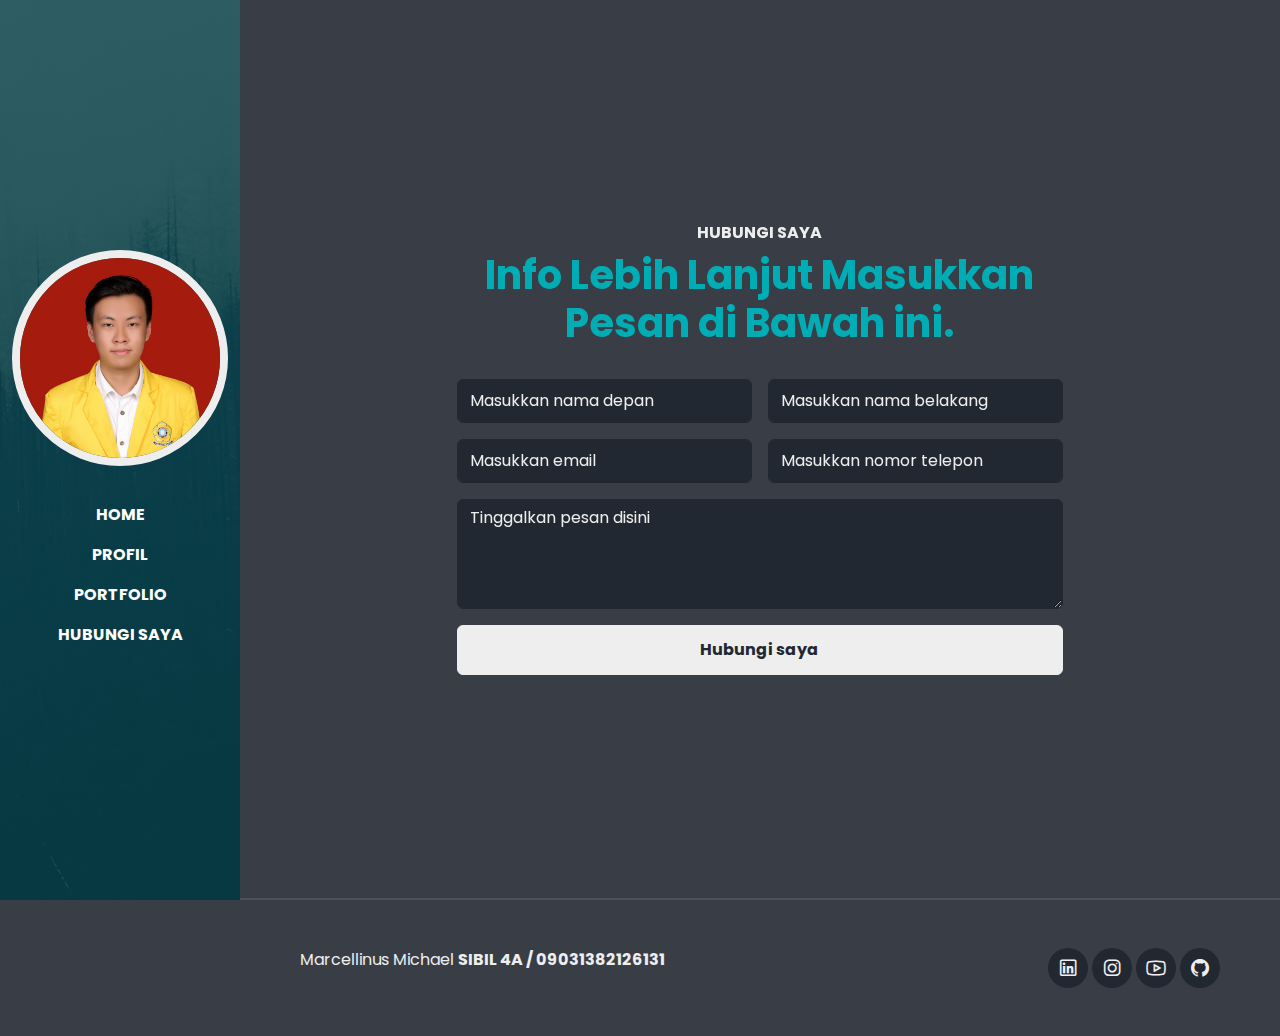
<file: hubungi_saya.html>
<!DOCTYPE html>
<html lang="en">
  <head>
    <meta charset="UTF-8" />
    <meta http-equiv="X-UA-Compatible" content="IE=edge" />
    <meta name="viewport" content="width=device-width, initial-scale=1.0" />
    <title>Website Portfolio</title>
    <link rel="stylesheet" href="./assets/css/bootstrap.min.css" />
    <link rel="stylesheet" href="./assets/css/aos.css" />
    <link rel="stylesheet" href="./assets/css/line-awesome.min.css" />
    <link rel="stylesheet" href="./assets/css/style.css" />
  </head>

  <body data-bs-spy="scroll" data-bs-target=".navbar">
    <!-- NAVBAR -->
    <nav class="navbar navbar-expand-lg navbar-dark fixed-top">
      <div class="container flex-lg-column">
        <a class="navbar-brand mx-lg-auto mb-lg-4" href="#">
          <span class="h3 fw-bold d-block d-lg-none">Marcellinus Michael</span>
          <img src="./assets/images/person.jpg" class="d-none d-lg-block rounded-circle" alt="" />
        </a>
        <button
          class="navbar-toggler"
          type="button"
          data-bs-toggle="collapse"
          data-bs-target="#navbarNav"
          aria-controls="navbarNav"
          aria-expanded="false"
          aria-label="Toggle navigation"
        >
          <span class="navbar-toggler-icon"></span>
        </button>
        <div class="collapse navbar-collapse" id="navbarNav">
          <ul class="navbar-nav ms-auto flex-lg-column text-lg-center">
            <li class="nav-item">
              <a class="nav-link" href="home.html">Home</a>
            </li>
            <li class="nav-item">
              <a class="nav-link" href="profile.html">Profil</a>
            </li>
            <li class="nav-item">
              <a class="nav-link" href="portfolio.html">Portfolio</a>
            </li>
            <li class="nav-item">
              <a class="nav-link" href="hubungi_saya.html">Hubungi Saya</a>
            </li>
          </ul>
        </div>
      </div>
    </nav>
    <!-- //NAVBAR -->

    <!-- CONTENT WRAPPER -->
    <div id="content-wrapper">
      <!-- HUBUNGI SAYA -->
      <section id="contact" class="full-height px-lg-5">
        <div class="container">
          <div class="row justify-content-center text-center">
            <div class="col-lg-8 pb-4" data-aos="fade-up">
              <h6 class="text-brand">HUBUNGI SAYA</h6>
              <h1>Info Lebih Lanjut Masukkan Pesan di Bawah ini.</h1>
            </div>

            <div class="col-lg-8" data-aos="fade-up" data-aos-delay="300">
              <form action="#" class="row g-lg-3 gy-3">
                <div class="form-group col-md-6">
                  <input type="text" class="form-control" placeholder="Masukkan nama depan" required />
                </div>
                <div class="form-group col-md-6">
                  <input type="text" class="form-control" placeholder="Masukkan nama belakang" required />
                </div>
                <div class="form-group col-md-6">
                  <input type="email" class="form-control" placeholder="Masukkan email" required />
                </div>
                <div class="form-group col-md-6">
                  <input type="telp" class="form-control" placeholder="Masukkan nomor telepon" required />
                </div>
                <div class="form-group col-12">
                  <textarea name="" rows="4" class="form-control" placeholder="Tinggalkan pesan disini" required minlength="50"></textarea>
                </div>
                <div class="form-group col-12 d-grid">
                  <button type="submit" class="btn btn-brand">Hubungi saya</button>
                </div>
              </form>
            </div>
          </div>
        </div>
      </section>
      <!-- //HUBUNGI SAYA -->

      <!-- FOOTER -->
      <footer class="py-5 px-lg-5">
        <div class="container">
          <div class="row gy-4 justify-content-between">
            <div class="col-auto">
              <p class="mb-0">Marcellinus Michael <a href="#" class="fw-bold">SIBIL 4A / 09031382126131</a></p>
            </div>
            <div class="col-auto">
              <div class="social-icons">
                <a href="https://www.linkedin.com/in/marcellinus-michael-44b20b218/"><i class="lab la-linkedin"></i></a>
                <a href="https://www.instagram.com/michael.marcellinus/"><i class="lab la-instagram"></i></a>
                <a href="https://www.youtube.com/channel/UC05_MRfxdsCP-Jh1j6GKY8A"><i class="lab la-youtube"></i></a>
                <a href="https://github.com/MichaelMarcellinus"><i class="lab la-github"></i></a>
              </div>
            </div>
          </div>
        </div>
      </footer>
      <!-- //FOOTER -->
    </div>
    <!-- //CONTENT WRAPPER -->

    <script src="./assets/js/bootstrap.bundle.min.js"></script>
    <script src="./assets/js/aos.js"></script>
    <script src="./assets/js/main.js"></script>
  </body>
</html>
</file>
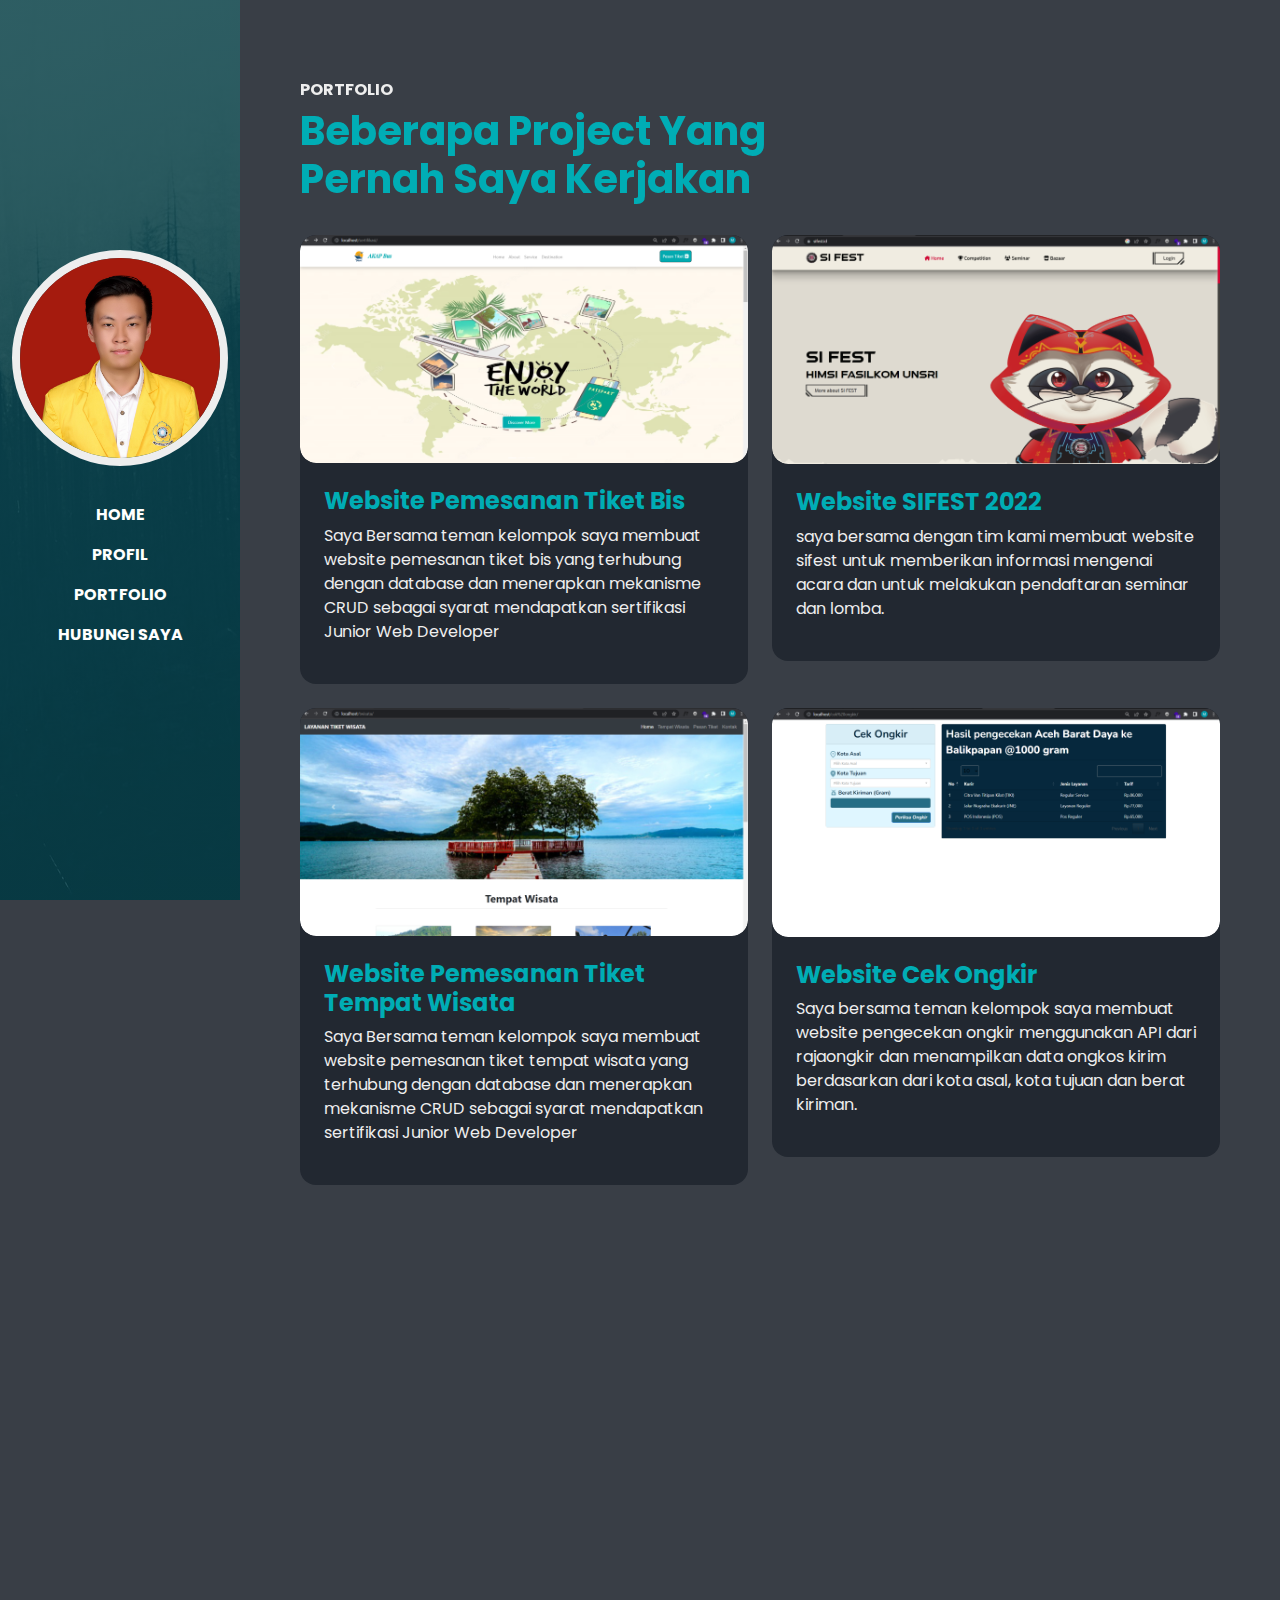
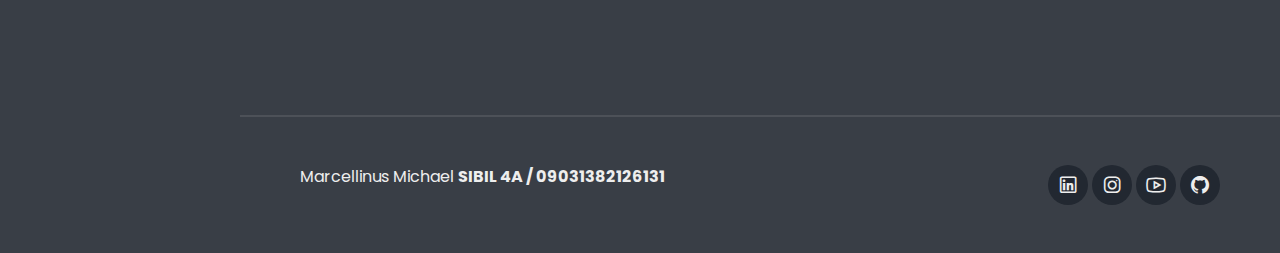
<file: portfolio.html>
<!DOCTYPE html>
<html lang="en">
  <head>
    <meta charset="UTF-8" />
    <meta http-equiv="X-UA-Compatible" content="IE=edge" />
    <meta name="viewport" content="width=device-width, initial-scale=1.0" />
    <title>Website Portfolio</title>
    <link rel="stylesheet" href="./assets/css/bootstrap.min.css" />
    <link rel="stylesheet" href="./assets/css/aos.css" />
    <link rel="stylesheet" href="./assets/css/line-awesome.min.css" />
    <link rel="stylesheet" href="./assets/css/style.css" />
  </head>

  <body data-bs-spy="scroll" data-bs-target=".navbar">
    <!-- NAVBAR -->
    <nav class="navbar navbar-expand-lg navbar-dark fixed-top">
      <div class="container flex-lg-column">
        <a class="navbar-brand mx-lg-auto mb-lg-4" href="#">
          <span class="h3 fw-bold d-block d-lg-none">Marcellinus Michael</span>
          <img src="./assets/images/person.jpg" class="d-none d-lg-block rounded-circle" alt="" />
        </a>
        <button
          class="navbar-toggler"
          type="button"
          data-bs-toggle="collapse"
          data-bs-target="#navbarNav"
          aria-controls="navbarNav"
          aria-expanded="false"
          aria-label="Toggle navigation"
        >
          <span class="navbar-toggler-icon"></span>
        </button>
        <div class="collapse navbar-collapse" id="navbarNav">
          <ul class="navbar-nav ms-auto flex-lg-column text-lg-center">
            <li class="nav-item">
              <a class="nav-link" href="home.html">Home</a>
            </li>
            <li class="nav-item">
              <a class="nav-link" href="profile.html">Profil</a>
            </li>
            <li class="nav-item">
              <a class="nav-link" href="portfolio.html">Portfolio</a>
            </li>
            <li class="nav-item">
              <a class="nav-link" href="hubungi_saya.html">Hubungi Saya</a>
            </li>
          </ul>
        </div>
      </div>
    </nav>
    <!-- //NAVBAR -->

    <!-- CONTENT WRAPPER -->
    <div id="content-wrapper">
      <!-- PORTFOLIO -->
      <section id="work" class="full-height px-lg-5">
        <div class="container">
          <div class="row pb-4" data-aos="fade-up">
            <div class="col-lg-8">
              <h6 class="text-brand">PORTFOLIO</h6>
              <h1>Beberapa Project Yang Pernah Saya Kerjakan</h1>
            </div>
          </div>

          <div class="row gy-4">
            <div class="col-md-6" data-aos="fade-up">
              <div class="card-custom rounded-4 bg-base shadow-effect">
                <div class="card-custom-image rounded-4">
                  <img class="rounded-4" src="./assets/images/akap-bus.png" alt="" />
                </div>
                <div class="card-custom-content p-4">
                  <h4>Website Pemesanan Tiket Bis</h4>
                  <p>
                    Saya Bersama teman kelompok saya membuat website pemesanan tiket bis yang terhubung dengan database dan menerapkan mekanisme CRUD sebagai
                    syarat mendapatkan sertifikasi Junior Web Developer
                  </p>
                </div>
              </div>
            </div>

            <div class="col-md-6" data-aos="fade-up" data-aos-delay="300">
              <div class="card-custom rounded-4 bg-base shadow-effect">
                <div class="card-custom-image rounded-4">
                  <img class="rounded-4" src="./assets/images/web-sifest.png" alt="" />
                </div>
                <div class="card-custom-content p-4">
                  <h4>Website SIFEST 2022</h4>
                  <p>
                    saya bersama dengan tim kami membuat website sifest untuk memberikan informasi mengenai acara dan untuk melakukan pendaftaran seminar dan
                    lomba.
                  </p>
                </div>
              </div>
            </div>

            <div class="col-md-6" data-aos="fade-up">
              <div class="card-custom rounded-4 bg-base shadow-effect">
                <div class="card-custom-image rounded-4">
                  <img class="rounded-4" src="./assets/images/tempat-wisata.png" alt="" />
                </div>
                <div class="card-custom-content p-4">
                  <h4>Website Pemesanan Tiket Tempat Wisata</h4>
                  <p>
                    Saya Bersama teman kelompok saya membuat website pemesanan tiket tempat wisata yang terhubung dengan database dan menerapkan mekanisme CRUD
                    sebagai syarat mendapatkan sertifikasi Junior Web Developer
                  </p>
                </div>
              </div>
            </div>

            <div class="col-md-6" data-aos="fade-up" data-aos-delay="300">
              <div class="card-custom rounded-4 bg-base shadow-effect">
                <div class="card-custom-image rounded-4">
                  <img class="rounded-4" src="./assets/images/cek-ongkir.png" alt="" />
                </div>
                <div class="card-custom-content p-4">
                  <h4>Website Cek Ongkir</h4>
                  <p>
                    Saya bersama teman kelompok saya membuat website pengecekan ongkir menggunakan API dari rajaongkir dan menampilkan data ongkos kirim
                    berdasarkan dari kota asal, kota tujuan dan berat kiriman.
                  </p>
                </div>
              </div>
            </div>

            <div class="col-md-6" data-aos="fade-up" data-aos-delay="300">
              <div class="card-custom rounded-4 bg-base shadow-effect">
                <div class="card-custom-image rounded-4">
                  <img class="rounded-4" src="./assets/images/perabot-kita.png" alt="" />
                </div>
                <div class="card-custom-content p-4">
                  <h4>Landing Page Toko Perabot</h4>
                  <p>Saya membuat landing page toko perabot pada tugas pemrograman web I semester 2 yang lalu</p>
                </div>
              </div>
            </div>

            <div class="col-md-6" data-aos="fade-up" data-aos-delay="300">
              <div class="card-custom rounded-4 bg-base shadow-effect">
                <div class="card-custom-image rounded-4">
                  <img class="rounded-4" src="./assets/images/toko-sepatu.png" alt="" />
                </div>
                <div class="card-custom-content p-4">
                  <h4>Website Toko Sepatu</h4>
                  <p>
                    Saya bersama teman kelompok saya membuat website toko sepatu sebagai tugas akhir proyek pada mata kuliah praktikum pemrograman web I
                    semester 2 lalu.
                  </p>
                </div>
              </div>
            </div>
          </div>
        </div>
      </section>
      <!-- //PORTFOLIO -->

      <!-- FOOTER -->
      <footer class="py-5 px-lg-5">
        <div class="container">
          <div class="row gy-4 justify-content-between">
            <div class="col-auto">
              <p class="mb-0">Marcellinus Michael <a href="#" class="fw-bold">SIBIL 4A / 09031382126131</a></p>
            </div>
            <div class="col-auto">
              <div class="social-icons">
                <a href="https://www.linkedin.com/in/marcellinus-michael-44b20b218/"><i class="lab la-linkedin"></i></a>
                <a href="https://www.instagram.com/michael.marcellinus/"><i class="lab la-instagram"></i></a>
                <a href="https://www.youtube.com/channel/UC05_MRfxdsCP-Jh1j6GKY8A"><i class="lab la-youtube"></i></a>
                <a href="https://github.com/MichaelMarcellinus"><i class="lab la-github"></i></a>
              </div>
            </div>
          </div>
        </div>
      </footer>
      <!-- //FOOTER -->
    </div>
    <!-- //CONTENT WRAPPER -->

    <script src="./assets/js/bootstrap.bundle.min.js"></script>
    <script src="./assets/js/aos.js"></script>
    <script src="./assets/js/main.js"></script>
  </body>
</html>
</file>
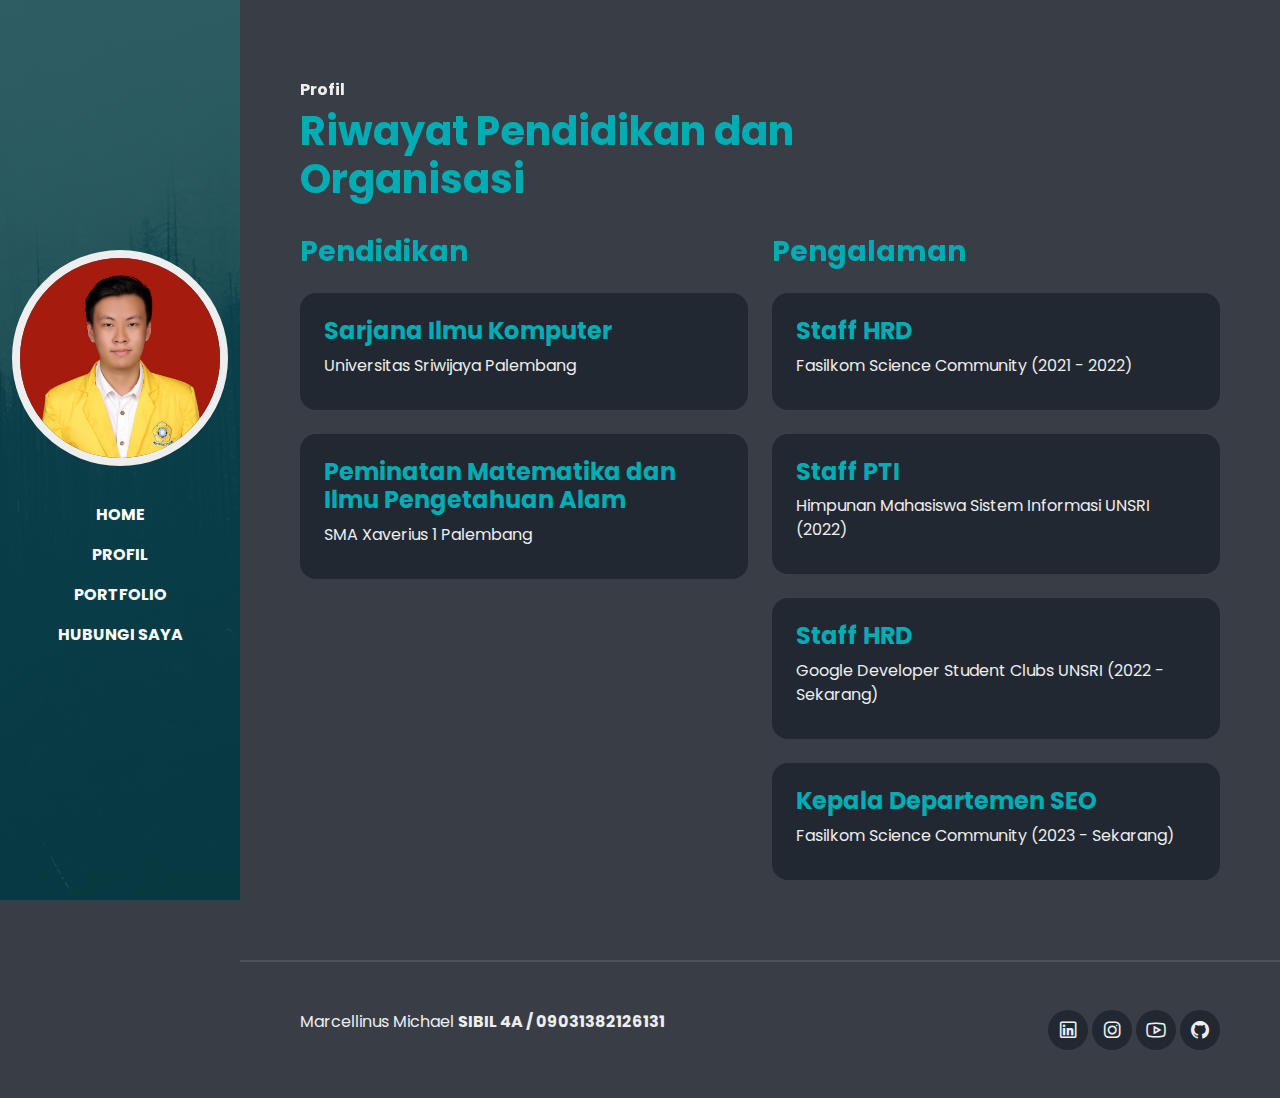
<file: profile.html>
<!DOCTYPE html>
<html lang="en">
  <head>
    <meta charset="UTF-8" />
    <meta http-equiv="X-UA-Compatible" content="IE=edge" />
    <meta name="viewport" content="width=device-width, initial-scale=1.0" />
    <title>Website Portfolio</title>
    <link rel="stylesheet" href="./assets/css/bootstrap.min.css" />
    <link rel="stylesheet" href="./assets/css/aos.css" />
    <link rel="stylesheet" href="./assets/css/line-awesome.min.css" />
    <link rel="stylesheet" href="./assets/css/style.css" />
  </head>

  <body data-bs-spy="scroll" data-bs-target=".navbar">
    <!-- NAVBAR -->
    <nav class="navbar navbar-expand-lg navbar-dark fixed-top">
      <div class="container flex-lg-column">
        <a class="navbar-brand mx-lg-auto mb-lg-4" href="#">
          <span class="h3 fw-bold d-block d-lg-none">Marcellinus Michael</span>
          <img src="./assets/images/person.jpg" class="d-none d-lg-block rounded-circle" alt="" />
        </a>
        <button
          class="navbar-toggler"
          type="button"
          data-bs-toggle="collapse"
          data-bs-target="#navbarNav"
          aria-controls="navbarNav"
          aria-expanded="false"
          aria-label="Toggle navigation"
        >
          <span class="navbar-toggler-icon"></span>
        </button>
        <div class="collapse navbar-collapse" id="navbarNav">
          <ul class="navbar-nav ms-auto flex-lg-column text-lg-center">
            <li class="nav-item">
              <a class="nav-link" href="home.html">Home</a>
            </li>
            <li class="nav-item">
              <a class="nav-link" href="profile.html">Profil</a>
            </li>
            <li class="nav-item">
              <a class="nav-link" href="portfolio.html">Portfolio</a>
            </li>
            <li class="nav-item">
              <a class="nav-link" href="hubungi_saya.html">Hubungi Saya</a>
            </li>
          </ul>
        </div>
      </div>
    </nav>
    <!-- //NAVBAR -->

    <!-- CONTENT WRAPPER -->
    <div id="content-wrapper">
      <!-- ABOUT -->
      <section id="about" class="full-height px-lg-5">
        <div class="container">
          <div class="row pb-4" data-aos="fade-up">
            <div class="col-lg-8">
              <h6 class="text-brand">Profil</h6>
              <h1>Riwayat Pendidikan dan Organisasi</h1>
            </div>
          </div>

          <div class="row gy-5">
            <div class="col-lg-6">
              <h3 class="mb-4" data-aos="fade-up" data-aos-delay="300">Pendidikan</h3>
              <div class="row gy-4">
                <div class="col-12" data-aos="fade-up" data-aos-delay="600">
                  <div class="bg-base p-4 rounded-4 shadow-effect">
                    <h4>Sarjana Ilmu Komputer</h4>
                    <p class="text-brand mb-2">Universitas Sriwijaya Palembang</p>
                  </div>
                </div>

                <div class="col-12" data-aos="fade-up" data-aos-delay="600">
                  <div class="bg-base p-4 rounded-4 shadow-effect">
                    <h4>Peminatan Matematika dan Ilmu Pengetahuan Alam</h4>
                    <p class="text-brand mb-2">SMA Xaverius 1 Palembang</p>
                  </div>
                </div>
              </div>
            </div>

            <div class="col-lg-6">
              <h3 class="mb-4" data-aos="fade-up" data-aos-delay="300">Pengalaman</h3>
              <div class="row gy-4">
                <div class="col-12" data-aos="fade-up" data-aos-delay="600">
                  <div class="bg-base p-4 rounded-4 shadow-effect">
                    <h4>Staff HRD</h4>
                    <p class="text-brand mb-2">Fasilkom Science Community (2021 - 2022)</p>
                  </div>
                </div>

                <div class="col-12" data-aos="fade-up" data-aos-delay="600">
                  <div class="bg-base p-4 rounded-4 shadow-effect">
                    <h4>Staff PTI</h4>
                    <p class="text-brand mb-2">Himpunan Mahasiswa Sistem Informasi UNSRI (2022)</p>
                  </div>
                </div>

                <div class="col-12" data-aos="fade-up" data-aos-delay="600">
                  <div class="bg-base p-4 rounded-4 shadow-effect">
                    <h4>Staff HRD</h4>
                    <p class="text-brand mb-2">Google Developer Student Clubs UNSRI (2022 - Sekarang)</p>
                  </div>
                </div>
                <div class="col-12" data-aos="fade-up" data-aos-delay="600">
                  <div class="bg-base p-4 rounded-4 shadow-effect">
                    <h4>Kepala Departemen SEO</h4>
                    <p class="text-brand mb-2">Fasilkom Science Community (2023 - Sekarang)</p>
                  </div>
                </div>
              </div>
            </div>
          </div>
        </div>
      </section>
      <!-- //ABOUT -->

      <!-- FOOTER -->
      <footer class="py-5 px-lg-5">
        <div class="container">
          <div class="row gy-4 justify-content-between">
            <div class="col-auto">
              <p class="mb-0">Marcellinus Michael <a href="#" class="fw-bold">SIBIL 4A / 09031382126131</a></p>
            </div>
            <div class="col-auto">
              <div class="social-icons">
                <a href="https://www.linkedin.com/in/marcellinus-michael-44b20b218/"><i class="lab la-linkedin"></i></a>
                <a href="https://www.instagram.com/michael.marcellinus/"><i class="lab la-instagram"></i></a>
                <a href="https://www.youtube.com/channel/UC05_MRfxdsCP-Jh1j6GKY8A"><i class="lab la-youtube"></i></a>
                <a href="https://github.com/MichaelMarcellinus"><i class="lab la-github"></i></a>
              </div>
            </div>
          </div>
        </div>
      </footer>
      <!-- //FOOTER -->
    </div>
    <!-- //CONTENT WRAPPER -->

    <script src="./assets/js/bootstrap.bundle.min.js"></script>
    <script src="./assets/js/aos.js"></script>
    <script src="./assets/js/main.js"></script>
  </body>
</html>
</file>
<file: assets/css/style.css>
@import url('https://fonts.googleapis.com/css2?family=Poppins:wght@400;500;600;700&display=swap');

:root {
    --color-body: #EEEEEE;
    --color-heading: #00ADB5;
    --color-base: #222831;
    --color-base2: #393E46;
    --color-brand: #EEEEEE;
    --color-brand2: #B6EADA;
    --sidbar-width: 240px;
    --font-base: "Poppins";
}

body {
    background-color: var(--color-base2);
    color: var(--color-body);
    font-family: var(--font-base), sans-serif;
}

h1,h2,h3,h4,h5,h6 {
    color: var(--color-heading);
    font-weight: 700;
}

a {
    text-decoration: none;
    color: var(--color-body);
    transition: all 0.4s ease;
}

a:hover {
    color: var(--color-brand);
}

img {
    width: 100%;
}

.text-brand {
    color: var(--color-brand);
}

.bg-base {
    background-color: var(--color-base);
}

.full-height {
    min-height: 100vh;
    height: 100%;
    display: flex;
    flex-direction: column;
    justify-content: center;
    padding-top: 80px;
    padding-bottom: 80px;
    border-bottom: 2px solid rgba(255,255,255, 0.1);
}

.shadow-effect {
    transition: all 0.5s;
}

.shadow-effect:hover {
    box-shadow: -6px 6px 0 0 var(--color-brand);
}

.iconbox {
    width: 60px;
    height: 60px;
    display: flex;
    align-items: center;
    justify-content: center;
    font-size: 32px;
    background-color: var(--color-brand);
    color: var(--color-base);
}

/* NAVBAR */
.navbar {
    background-color: var(--color-base);
}

.navbar .nav-link {
    font-weight: 700;
    text-transform: uppercase;
    color: #fff;
}

.navbar .nav-link:hover {
    color: var(--color-brand);
}

.navbar .nav-link.active {
    color: var(--color-brand);
}

@media (min-width: 992px) {
    .navbar {
        min-height: 100vh;
        width: var(--sidbar-width);
        background: linear-gradient(rgba(3, 63, 71, 0.8), rgba(3, 63, 71, 0.8)), url(../images/sidebar-img.jpg);
        background-size: cover;
        background-position: center;
    }

    .navbar-brand img {
        border: 8px solid var(--color-brand);
    }

    /* CONTENT WRAPPER */
    #content-wrapper {
        padding-left: var(--sidbar-width);
    }
}

/* BTN */
.btn {
    padding: 12px 28px;
    font-weight: 700;
}

.btn-brand {
    background-color: var(--color-brand);
    border-color: var(--color-brand);
    color: var(--color-base);
}

.btn-brand:hover,
.btn-brand:focus {
    background-color: var(--color-brand2);
    color: var(--color-base);
    border-color: var(--color-brand2);
}

.link-custom {
    font-weight: 700;
    position: relative;
}

.link-custom::after {
    content: "";
    width: 0%;
    height: 2px;
    background-color: var(--color-brand);
    position: absolute;
    left: 0;
    top: 110%;
    transition: all 0.4s;
}

.link-custom:hover::after {
    width: 100%;
}

/* CARD */
.card-custom .card-custom-image {
    overflow: hidden;
}

.card-custom .card-custom-image img {
    transition: all 0.4s ease;
}

.card-custom:hover .card-custom-image img {
    transform: scale(1.1);
}

/* CONTACT */
#contact .form-control {
    background-color: var(--color-base);
    border-color: var(--color-base);
    color: var(--color-body);
}

#contact .form-control:focus {
    border-color: var(--color-brand);
    box-shadow: none;
}

#contact .form-control::placeholder {
    color: var(--color-body);
}

#contact input.form-control {
    height: 44px;
}

/* SOCIAL ICONS */
.social-icons {

}

.social-icons a {
    width: 40px;
    height: 40px;
    display: inline-flex;
    align-items: center;
    justify-content: center;
    background-color: var(--color-base);
    border-radius: 100px;
    font-size: 24px;
}
</file>
<file: assets/css/line-awesome.min.css>
.la,.lab,.lad,.lal,.lar,.las{-moz-osx-font-smoothing:grayscale;-webkit-font-smoothing:antialiased;display:inline-block;font-style:normal;font-variant:normal;text-rendering:auto;line-height:1}.la-lg{font-size:1.33333em;line-height:.75em;vertical-align:-.0667em}.la-xs{font-size:.75em}.la-sm{font-size:.875em}.la-1x{font-size:1em}.la-2x{font-size:2em}.la-3x{font-size:3em}.la-4x{font-size:4em}.la-5x{font-size:5em}.la-6x{font-size:6em}.la-7x{font-size:7em}.la-8x{font-size:8em}.la-9x{font-size:9em}.la-10x{font-size:10em}.la-fw{text-align:center;width:1.25em}.la-ul{list-style-type:none;margin-left:2.5em;padding-left:0}.la-ul>li{position:relative}.la-li{left:-2em;position:absolute;text-align:center;width:2em;line-height:inherit}.la-border{border:solid .08em #eee;border-radius:.1em;padding:.2em .25em .15em}.la-pull-left{float:left}.la-pull-right{float:right}.la.la-pull-left,.lab.la-pull-left,.lal.la-pull-left,.lar.la-pull-left,.las.la-pull-left{margin-right:.3em}.la.la-pull-right,.lab.la-pull-right,.lal.la-pull-right,.lar.la-pull-right,.las.la-pull-right{margin-left:.3em}.la-spin{-webkit-animation:la-spin 2s infinite linear;animation:la-spin 2s infinite linear}.la-pulse{-webkit-animation:la-spin 1s infinite steps(8);animation:la-spin 1s infinite steps(8)}@-webkit-keyframes la-spin{0%{-webkit-transform:rotate(0);transform:rotate(0)}100%{-webkit-transform:rotate(360deg);transform:rotate(360deg)}}@keyframes la-spin{0%{-webkit-transform:rotate(0);transform:rotate(0)}100%{-webkit-transform:rotate(360deg);transform:rotate(360deg)}}.la-rotate-90{-webkit-transform:rotate(90deg);transform:rotate(90deg)}.la-rotate-180{-webkit-transform:rotate(180deg);transform:rotate(180deg)}.la-rotate-270{-webkit-transform:rotate(270deg);transform:rotate(270deg)}.la-flip-horizontal{-webkit-transform:scale(-1,1);transform:scale(-1,1)}.la-flip-vertical{-webkit-transform:scale(1,-1);transform:scale(1,-1)}.la-flip-both,.la-flip-horizontal.la-flip-vertical{-webkit-transform:scale(-1,-1);transform:scale(-1,-1)}:root .la-flip-both,:root .la-flip-horizontal,:root .la-flip-vertical,:root .la-rotate-180,:root .la-rotate-270,:root .la-rotate-90{-webkit-filter:none;filter:none}.la-stack{display:inline-block;height:2em;line-height:2em;position:relative;vertical-align:middle;width:2.5em}.la-stack-1x,.la-stack-2x{left:0;position:absolute;text-align:center;width:100%}.la-stack-1x{line-height:inherit}.la-stack-2x{font-size:2em}.la-inverse{color:#fff}.la-500px:before{content:"\f26e"}.la-accessible-icon:before{content:"\f368"}.la-accusoft:before{content:"\f369"}.la-acquisitions-incorporated:before{content:"\f6af"}.la-ad:before{content:"\f641"}.la-address-book:before{content:"\f2b9"}.la-address-card:before{content:"\f2bb"}.la-adjust:before{content:"\f042"}.la-adn:before{content:"\f170"}.la-adobe:before{content:"\f778"}.la-adversal:before{content:"\f36a"}.la-affiliatetheme:before{content:"\f36b"}.la-air-freshener:before{content:"\f5d0"}.la-airbnb:before{content:"\f834"}.la-algolia:before{content:"\f36c"}.la-align-center:before{content:"\f037"}.la-align-justify:before{content:"\f039"}.la-align-left:before{content:"\f036"}.la-align-right:before{content:"\f038"}.la-alipay:before{content:"\f642"}.la-allergies:before{content:"\f461"}.la-amazon:before{content:"\f270"}.la-amazon-pay:before{content:"\f42c"}.la-ambulance:before{content:"\f0f9"}.la-american-sign-language-interpreting:before{content:"\f2a3"}.la-amilia:before{content:"\f36d"}.la-anchor:before{content:"\f13d"}.la-android:before{content:"\f17b"}.la-angellist:before{content:"\f209"}.la-angle-double-down:before{content:"\f103"}.la-angle-double-left:before{content:"\f100"}.la-angle-double-right:before{content:"\f101"}.la-angle-double-up:before{content:"\f102"}.la-angle-down:before{content:"\f107"}.la-angle-left:before{content:"\f104"}.la-angle-right:before{content:"\f105"}.la-angle-up:before{content:"\f106"}.la-angry:before{content:"\f556"}.la-angrycreative:before{content:"\f36e"}.la-angular:before{content:"\f420"}.la-ankh:before{content:"\f644"}.la-app-store:before{content:"\f36f"}.la-app-store-ios:before{content:"\f370"}.la-apper:before{content:"\f371"}.la-apple:before{content:"\f179"}.la-apple-alt:before{content:"\f5d1"}.la-apple-pay:before{content:"\f415"}.la-archive:before{content:"\f187"}.la-archway:before{content:"\f557"}.la-arrow-alt-circle-down:before{content:"\f358"}.la-arrow-alt-circle-left:before{content:"\f359"}.la-arrow-alt-circle-right:before{content:"\f35a"}.la-arrow-alt-circle-up:before{content:"\f35b"}.la-arrow-circle-down:before{content:"\f0ab"}.la-arrow-circle-left:before{content:"\f0a8"}.la-arrow-circle-right:before{content:"\f0a9"}.la-arrow-circle-up:before{content:"\f0aa"}.la-arrow-down:before{content:"\f063"}.la-arrow-left:before{content:"\f060"}.la-arrow-right:before{content:"\f061"}.la-arrow-up:before{content:"\f062"}.la-arrows-alt:before{content:"\f0b2"}.la-arrows-alt-h:before{content:"\f337"}.la-arrows-alt-v:before{content:"\f338"}.la-artstation:before{content:"\f77a"}.la-assistive-listening-systems:before{content:"\f2a2"}.la-asterisk:before{content:"\f069"}.la-asymmetrik:before{content:"\f372"}.la-at:before{content:"\f1fa"}.la-atlas:before{content:"\f558"}.la-atlassian:before{content:"\f77b"}.la-atom:before{content:"\f5d2"}.la-audible:before{content:"\f373"}.la-audio-description:before{content:"\f29e"}.la-autoprefixer:before{content:"\f41c"}.la-avianex:before{content:"\f374"}.la-aviato:before{content:"\f421"}.la-award:before{content:"\f559"}.la-aws:before{content:"\f375"}.la-baby:before{content:"\f77c"}.la-baby-carriage:before{content:"\f77d"}.la-backspace:before{content:"\f55a"}.la-backward:before{content:"\f04a"}.la-bacon:before{content:"\f7e5"}.la-balance-scale:before{content:"\f24e"}.la-balance-scale-left:before{content:"\f515"}.la-balance-scale-right:before{content:"\f516"}.la-ban:before{content:"\f05e"}.la-band-aid:before{content:"\f462"}.la-bandcamp:before{content:"\f2d5"}.la-barcode:before{content:"\f02a"}.la-bars:before{content:"\f0c9"}.la-baseball-ball:before{content:"\f433"}.la-basketball-ball:before{content:"\f434"}.la-bath:before{content:"\f2cd"}.la-battery-empty:before{content:"\f244"}.la-battery-full:before{content:"\f240"}.la-battery-half:before{content:"\f242"}.la-battery-quarter:before{content:"\f243"}.la-battery-three-quarters:before{content:"\f241"}.la-battle-net:before{content:"\f835"}.la-bed:before{content:"\f236"}.la-beer:before{content:"\f0fc"}.la-behance:before{content:"\f1b4"}.la-behance-square:before{content:"\f1b5"}.la-bell:before{content:"\f0f3"}.la-bell-slash:before{content:"\f1f6"}.la-bezier-curve:before{content:"\f55b"}.la-bible:before{content:"\f647"}.la-bicycle:before{content:"\f206"}.la-biking:before{content:"\f84a"}.la-bimobject:before{content:"\f378"}.la-binoculars:before{content:"\f1e5"}.la-biohazard:before{content:"\f780"}.la-birthday-cake:before{content:"\f1fd"}.la-bitbucket:before{content:"\f171"}.la-bitcoin:before{content:"\f379"}.la-bity:before{content:"\f37a"}.la-black-tie:before{content:"\f27e"}.la-blackberry:before{content:"\f37b"}.la-blender:before{content:"\f517"}.la-blender-phone:before{content:"\f6b6"}.la-blind:before{content:"\f29d"}.la-blog:before{content:"\f781"}.la-blogger:before{content:"\f37c"}.la-blogger-b:before{content:"\f37d"}.la-bluetooth:before{content:"\f293"}.la-bluetooth-b:before{content:"\f294"}.la-bold:before{content:"\f032"}.la-bolt:before{content:"\f0e7"}.la-bomb:before{content:"\f1e2"}.la-bone:before{content:"\f5d7"}.la-bong:before{content:"\f55c"}.la-book:before{content:"\f02d"}.la-book-dead:before{content:"\f6b7"}.la-book-medical:before{content:"\f7e6"}.la-book-open:before{content:"\f518"}.la-book-reader:before{content:"\f5da"}.la-bookmark:before{content:"\f02e"}.la-bootstrap:before{content:"\f836"}.la-border-all:before{content:"\f84c"}.la-border-none:before{content:"\f850"}.la-border-style:before{content:"\f853"}.la-bowling-ball:before{content:"\f436"}.la-box:before{content:"\f466"}.la-box-open:before{content:"\f49e"}.la-boxes:before{content:"\f468"}.la-braille:before{content:"\f2a1"}.la-brain:before{content:"\f5dc"}.la-bread-slice:before{content:"\f7ec"}.la-briefcase:before{content:"\f0b1"}.la-briefcase-medical:before{content:"\f469"}.la-broadcast-tower:before{content:"\f519"}.la-broom:before{content:"\f51a"}.la-brush:before{content:"\f55d"}.la-btc:before{content:"\f15a"}.la-buffer:before{content:"\f837"}.la-bug:before{content:"\f188"}.la-building:before{content:"\f1ad"}.la-bullhorn:before{content:"\f0a1"}.la-bullseye:before{content:"\f140"}.la-burn:before{content:"\f46a"}.la-buromobelexperte:before{content:"\f37f"}.la-bus:before{content:"\f207"}.la-bus-alt:before{content:"\f55e"}.la-business-time:before{content:"\f64a"}.la-buy-n-large:before{content:"\f8a6"}.la-buysellads:before{content:"\f20d"}.la-calculator:before{content:"\f1ec"}.la-calendar:before{content:"\f133"}.la-calendar-alt:before{content:"\f073"}.la-calendar-check:before{content:"\f274"}.la-calendar-day:before{content:"\f783"}.la-calendar-minus:before{content:"\f272"}.la-calendar-plus:before{content:"\f271"}.la-calendar-times:before{content:"\f273"}.la-calendar-week:before{content:"\f784"}.la-camera:before{content:"\f030"}.la-camera-retro:before{content:"\f083"}.la-campground:before{content:"\f6bb"}.la-canadian-maple-leaf:before{content:"\f785"}.la-candy-cane:before{content:"\f786"}.la-cannabis:before{content:"\f55f"}.la-capsules:before{content:"\f46b"}.la-car:before{content:"\f1b9"}.la-car-alt:before{content:"\f5de"}.la-car-battery:before{content:"\f5df"}.la-car-crash:before{content:"\f5e1"}.la-car-side:before{content:"\f5e4"}.la-caret-down:before{content:"\f0d7"}.la-caret-left:before{content:"\f0d9"}.la-caret-right:before{content:"\f0da"}.la-caret-square-down:before{content:"\f150"}.la-caret-square-left:before{content:"\f191"}.la-caret-square-right:before{content:"\f152"}.la-caret-square-up:before{content:"\f151"}.la-caret-up:before{content:"\f0d8"}.la-carrot:before{content:"\f787"}.la-cart-arrow-down:before{content:"\f218"}.la-cart-plus:before{content:"\f217"}.la-cash-register:before{content:"\f788"}.la-cat:before{content:"\f6be"}.la-cc-amazon-pay:before{content:"\f42d"}.la-cc-amex:before{content:"\f1f3"}.la-cc-apple-pay:before{content:"\f416"}.la-cc-diners-club:before{content:"\f24c"}.la-cc-discover:before{content:"\f1f2"}.la-cc-jcb:before{content:"\f24b"}.la-cc-mastercard:before{content:"\f1f1"}.la-cc-paypal:before{content:"\f1f4"}.la-cc-stripe:before{content:"\f1f5"}.la-cc-visa:before{content:"\f1f0"}.la-centercode:before{content:"\f380"}.la-centos:before{content:"\f789"}.la-certificate:before{content:"\f0a3"}.la-chair:before{content:"\f6c0"}.la-chalkboard:before{content:"\f51b"}.la-chalkboard-teacher:before{content:"\f51c"}.la-charging-station:before{content:"\f5e7"}.la-chart-area:before{content:"\f1fe"}.la-chart-bar:before{content:"\f080"}.la-chart-line:before{content:"\f201"}.la-chart-pie:before{content:"\f200"}.la-check:before{content:"\f00c"}.la-check-circle:before{content:"\f058"}.la-check-double:before{content:"\f560"}.la-check-square:before{content:"\f14a"}.la-cheese:before{content:"\f7ef"}.la-chess:before{content:"\f439"}.la-chess-bishop:before{content:"\f43a"}.la-chess-board:before{content:"\f43c"}.la-chess-king:before{content:"\f43f"}.la-chess-knight:before{content:"\f441"}.la-chess-pawn:before{content:"\f443"}.la-chess-queen:before{content:"\f445"}.la-chess-rook:before{content:"\f447"}.la-chevron-circle-down:before{content:"\f13a"}.la-chevron-circle-left:before{content:"\f137"}.la-chevron-circle-right:before{content:"\f138"}.la-chevron-circle-up:before{content:"\f139"}.la-chevron-down:before{content:"\f078"}.la-chevron-left:before{content:"\f053"}.la-chevron-right:before{content:"\f054"}.la-chevron-up:before{content:"\f077"}.la-child:before{content:"\f1ae"}.la-chrome:before{content:"\f268"}.la-chromecast:before{content:"\f838"}.la-church:before{content:"\f51d"}.la-circle:before{content:"\f111"}.la-circle-notch:before{content:"\f1ce"}.la-city:before{content:"\f64f"}.la-clinic-medical:before{content:"\f7f2"}.la-clipboard:before{content:"\f328"}.la-clipboard-check:before{content:"\f46c"}.la-clipboard-list:before{content:"\f46d"}.la-clock:before{content:"\f017"}.la-clone:before{content:"\f24d"}.la-closed-captioning:before{content:"\f20a"}.la-cloud:before{content:"\f0c2"}.la-cloud-download-alt:before{content:"\f381"}.la-cloud-meatball:before{content:"\f73b"}.la-cloud-moon:before{content:"\f6c3"}.la-cloud-moon-rain:before{content:"\f73c"}.la-cloud-rain:before{content:"\f73d"}.la-cloud-showers-heavy:before{content:"\f740"}.la-cloud-sun:before{content:"\f6c4"}.la-cloud-sun-rain:before{content:"\f743"}.la-cloud-upload-alt:before{content:"\f382"}.la-cloudscale:before{content:"\f383"}.la-cloudsmith:before{content:"\f384"}.la-cloudversify:before{content:"\f385"}.la-cocktail:before{content:"\f561"}.la-code:before{content:"\f121"}.la-code-branch:before{content:"\f126"}.la-codepen:before{content:"\f1cb"}.la-codiepie:before{content:"\f284"}.la-coffee:before{content:"\f0f4"}.la-cog:before{content:"\f013"}.la-cogs:before{content:"\f085"}.la-coins:before{content:"\f51e"}.la-columns:before{content:"\f0db"}.la-comment:before{content:"\f075"}.la-comment-alt:before{content:"\f27a"}.la-comment-dollar:before{content:"\f651"}.la-comment-dots:before{content:"\f4ad"}.la-comment-medical:before{content:"\f7f5"}.la-comment-slash:before{content:"\f4b3"}.la-comments:before{content:"\f086"}.la-comments-dollar:before{content:"\f653"}.la-compact-disc:before{content:"\f51f"}.la-compass:before{content:"\f14e"}.la-compress:before{content:"\f066"}.la-compress-arrows-alt:before{content:"\f78c"}.la-concierge-bell:before{content:"\f562"}.la-confluence:before{content:"\f78d"}.la-connectdevelop:before{content:"\f20e"}.la-contao:before{content:"\f26d"}.la-cookie:before{content:"\f563"}.la-cookie-bite:before{content:"\f564"}.la-copy:before{content:"\f0c5"}.la-copyright:before{content:"\f1f9"}.la-cotton-bureau:before{content:"\f89e"}.la-couch:before{content:"\f4b8"}.la-cpanel:before{content:"\f388"}.la-creative-commons:before{content:"\f25e"}.la-creative-commons-by:before{content:"\f4e7"}.la-creative-commons-nc:before{content:"\f4e8"}.la-creative-commons-nc-eu:before{content:"\f4e9"}.la-creative-commons-nc-jp:before{content:"\f4ea"}.la-creative-commons-nd:before{content:"\f4eb"}.la-creative-commons-pd:before{content:"\f4ec"}.la-creative-commons-pd-alt:before{content:"\f4ed"}.la-creative-commons-remix:before{content:"\f4ee"}.la-creative-commons-sa:before{content:"\f4ef"}.la-creative-commons-sampling:before{content:"\f4f0"}.la-creative-commons-sampling-plus:before{content:"\f4f1"}.la-creative-commons-share:before{content:"\f4f2"}.la-creative-commons-zero:before{content:"\f4f3"}.la-credit-card:before{content:"\f09d"}.la-critical-role:before{content:"\f6c9"}.la-crop:before{content:"\f125"}.la-crop-alt:before{content:"\f565"}.la-cross:before{content:"\f654"}.la-crosshairs:before{content:"\f05b"}.la-crow:before{content:"\f520"}.la-crown:before{content:"\f521"}.la-crutch:before{content:"\f7f7"}.la-css3:before{content:"\f13c"}.la-css3-alt:before{content:"\f38b"}.la-cube:before{content:"\f1b2"}.la-cubes:before{content:"\f1b3"}.la-cut:before{content:"\f0c4"}.la-cuttlefish:before{content:"\f38c"}.la-d-and-d:before{content:"\f38d"}.la-d-and-d-beyond:before{content:"\f6ca"}.la-dashcube:before{content:"\f210"}.la-database:before{content:"\f1c0"}.la-deaf:before{content:"\f2a4"}.la-delicious:before{content:"\f1a5"}.la-democrat:before{content:"\f747"}.la-deploydog:before{content:"\f38e"}.la-deskpro:before{content:"\f38f"}.la-desktop:before{content:"\f108"}.la-dev:before{content:"\f6cc"}.la-deviantart:before{content:"\f1bd"}.la-dharmachakra:before{content:"\f655"}.la-dhl:before{content:"\f790"}.la-diagnoses:before{content:"\f470"}.la-diaspora:before{content:"\f791"}.la-dice:before{content:"\f522"}.la-dice-d20:before{content:"\f6cf"}.la-dice-d6:before{content:"\f6d1"}.la-dice-five:before{content:"\f523"}.la-dice-four:before{content:"\f524"}.la-dice-one:before{content:"\f525"}.la-dice-six:before{content:"\f526"}.la-dice-three:before{content:"\f527"}.la-dice-two:before{content:"\f528"}.la-digg:before{content:"\f1a6"}.la-digital-ocean:before{content:"\f391"}.la-digital-tachograph:before{content:"\f566"}.la-directions:before{content:"\f5eb"}.la-discord:before{content:"\f392"}.la-discourse:before{content:"\f393"}.la-divide:before{content:"\f529"}.la-dizzy:before{content:"\f567"}.la-dna:before{content:"\f471"}.la-dochub:before{content:"\f394"}.la-docker:before{content:"\f395"}.la-dog:before{content:"\f6d3"}.la-dollar-sign:before{content:"\f155"}.la-dolly:before{content:"\f472"}.la-dolly-flatbed:before{content:"\f474"}.la-donate:before{content:"\f4b9"}.la-door-closed:before{content:"\f52a"}.la-door-open:before{content:"\f52b"}.la-dot-circle:before{content:"\f192"}.la-dove:before{content:"\f4ba"}.la-download:before{content:"\f019"}.la-draft2digital:before{content:"\f396"}.la-drafting-compass:before{content:"\f568"}.la-dragon:before{content:"\f6d5"}.la-draw-polygon:before{content:"\f5ee"}.la-dribbble:before{content:"\f17d"}.la-dribbble-square:before{content:"\f397"}.la-dropbox:before{content:"\f16b"}.la-drum:before{content:"\f569"}.la-drum-steelpan:before{content:"\f56a"}.la-drumstick-bite:before{content:"\f6d7"}.la-drupal:before{content:"\f1a9"}.la-dumbbell:before{content:"\f44b"}.la-dumpster:before{content:"\f793"}.la-dumpster-fire:before{content:"\f794"}.la-dungeon:before{content:"\f6d9"}.la-dyalog:before{content:"\f399"}.la-earlybirds:before{content:"\f39a"}.la-ebay:before{content:"\f4f4"}.la-edge:before{content:"\f282"}.la-edit:before{content:"\f044"}.la-egg:before{content:"\f7fb"}.la-eject:before{content:"\f052"}.la-elementor:before{content:"\f430"}.la-ellipsis-h:before{content:"\f141"}.la-ellipsis-v:before{content:"\f142"}.la-ello:before{content:"\f5f1"}.la-ember:before{content:"\f423"}.la-empire:before{content:"\f1d1"}.la-envelope:before{content:"\f0e0"}.la-envelope-open:before{content:"\f2b6"}.la-envelope-open-text:before{content:"\f658"}.la-envelope-square:before{content:"\f199"}.la-envira:before{content:"\f299"}.la-equals:before{content:"\f52c"}.la-eraser:before{content:"\f12d"}.la-erlang:before{content:"\f39d"}.la-ethereum:before{content:"\f42e"}.la-ethernet:before{content:"\f796"}.la-etsy:before{content:"\f2d7"}.la-euro-sign:before{content:"\f153"}.la-evernote:before{content:"\f839"}.la-exchange-alt:before{content:"\f362"}.la-exclamation:before{content:"\f12a"}.la-exclamation-circle:before{content:"\f06a"}.la-exclamation-triangle:before{content:"\f071"}.la-expand:before{content:"\f065"}.la-expand-arrows-alt:before{content:"\f31e"}.la-expeditedssl:before{content:"\f23e"}.la-external-link-alt:before{content:"\f35d"}.la-external-link-square-alt:before{content:"\f360"}.la-eye:before{content:"\f06e"}.la-eye-dropper:before{content:"\f1fb"}.la-eye-slash:before{content:"\f070"}.la-facebook:before{content:"\f09a"}.la-facebook-f:before{content:"\f39e"}.la-facebook-messenger:before{content:"\f39f"}.la-facebook-square:before{content:"\f082"}.la-fan:before{content:"\f863"}.la-fantasy-flight-games:before{content:"\f6dc"}.la-fast-backward:before{content:"\f049"}.la-fast-forward:before{content:"\f050"}.la-fax:before{content:"\f1ac"}.la-feather:before{content:"\f52d"}.la-feather-alt:before{content:"\f56b"}.la-fedex:before{content:"\f797"}.la-fedora:before{content:"\f798"}.la-female:before{content:"\f182"}.la-fighter-jet:before{content:"\f0fb"}.la-figma:before{content:"\f799"}.la-file:before{content:"\f15b"}.la-file-alt:before{content:"\f15c"}.la-file-archive:before{content:"\f1c6"}.la-file-audio:before{content:"\f1c7"}.la-file-code:before{content:"\f1c9"}.la-file-contract:before{content:"\f56c"}.la-file-csv:before{content:"\f6dd"}.la-file-download:before{content:"\f56d"}.la-file-excel:before{content:"\f1c3"}.la-file-export:before{content:"\f56e"}.la-file-image:before{content:"\f1c5"}.la-file-import:before{content:"\f56f"}.la-file-invoice:before{content:"\f570"}.la-file-invoice-dollar:before{content:"\f571"}.la-file-medical:before{content:"\f477"}.la-file-medical-alt:before{content:"\f478"}.la-file-pdf:before{content:"\f1c1"}.la-file-powerpoint:before{content:"\f1c4"}.la-file-prescription:before{content:"\f572"}.la-file-signature:before{content:"\f573"}.la-file-upload:before{content:"\f574"}.la-file-video:before{content:"\f1c8"}.la-file-word:before{content:"\f1c2"}.la-fill:before{content:"\f575"}.la-fill-drip:before{content:"\f576"}.la-film:before{content:"\f008"}.la-filter:before{content:"\f0b0"}.la-fingerprint:before{content:"\f577"}.la-fire:before{content:"\f06d"}.la-fire-alt:before{content:"\f7e4"}.la-fire-extinguisher:before{content:"\f134"}.la-firefox:before{content:"\f269"}.la-first-aid:before{content:"\f479"}.la-first-order:before{content:"\f2b0"}.la-first-order-alt:before{content:"\f50a"}.la-firstdraft:before{content:"\f3a1"}.la-fish:before{content:"\f578"}.la-fist-raised:before{content:"\f6de"}.la-flag:before{content:"\f024"}.la-flag-checkered:before{content:"\f11e"}.la-flag-usa:before{content:"\f74d"}.la-flask:before{content:"\f0c3"}.la-flickr:before{content:"\f16e"}.la-flipboard:before{content:"\f44d"}.la-flushed:before{content:"\f579"}.la-fly:before{content:"\f417"}.la-folder:before{content:"\f07b"}.la-folder-minus:before{content:"\f65d"}.la-folder-open:before{content:"\f07c"}.la-folder-plus:before{content:"\f65e"}.la-font:before{content:"\f031"}.la-font-awesome:before{content:"\f2b4"}.la-font-awesome-alt:before{content:"\f35c"}.la-font-awesome-flag:before{content:"\f425"}.la-font-awesome-logo-full:before{content:"\f4e6"}.la-fonticons:before{content:"\f280"}.la-fonticons-fi:before{content:"\f3a2"}.la-football-ball:before{content:"\f44e"}.la-fort-awesome:before{content:"\f286"}.la-fort-awesome-alt:before{content:"\f3a3"}.la-forumbee:before{content:"\f211"}.la-forward:before{content:"\f04e"}.la-foursquare:before{content:"\f180"}.la-free-code-camp:before{content:"\f2c5"}.la-freebsd:before{content:"\f3a4"}.la-frog:before{content:"\f52e"}.la-frown:before{content:"\f119"}.la-frown-open:before{content:"\f57a"}.la-fulcrum:before{content:"\f50b"}.la-funnel-dollar:before{content:"\f662"}.la-futbol:before{content:"\f1e3"}.la-galactic-republic:before{content:"\f50c"}.la-galactic-senate:before{content:"\f50d"}.la-gamepad:before{content:"\f11b"}.la-gas-pump:before{content:"\f52f"}.la-gavel:before{content:"\f0e3"}.la-gem:before{content:"\f3a5"}.la-genderless:before{content:"\f22d"}.la-get-pocket:before{content:"\f265"}.la-gg:before{content:"\f260"}.la-gg-circle:before{content:"\f261"}.la-ghost:before{content:"\f6e2"}.la-gift:before{content:"\f06b"}.la-gifts:before{content:"\f79c"}.la-git:before{content:"\f1d3"}.la-git-alt:before{content:"\f841"}.la-git-square:before{content:"\f1d2"}.la-github:before{content:"\f09b"}.la-github-alt:before{content:"\f113"}.la-github-square:before{content:"\f092"}.la-gitkraken:before{content:"\f3a6"}.la-gitlab:before{content:"\f296"}.la-gitter:before{content:"\f426"}.la-glass-cheers:before{content:"\f79f"}.la-glass-martini:before{content:"\f000"}.la-glass-martini-alt:before{content:"\f57b"}.la-glass-whiskey:before{content:"\f7a0"}.la-glasses:before{content:"\f530"}.la-glide:before{content:"\f2a5"}.la-glide-g:before{content:"\f2a6"}.la-globe:before{content:"\f0ac"}.la-globe-africa:before{content:"\f57c"}.la-globe-americas:before{content:"\f57d"}.la-globe-asia:before{content:"\f57e"}.la-globe-europe:before{content:"\f7a2"}.la-gofore:before{content:"\f3a7"}.la-golf-ball:before{content:"\f450"}.la-goodreads:before{content:"\f3a8"}.la-goodreads-g:before{content:"\f3a9"}.la-google:before{content:"\f1a0"}.la-google-drive:before{content:"\f3aa"}.la-google-play:before{content:"\f3ab"}.la-google-plus:before{content:"\f2b3"}.la-google-plus-g:before{content:"\f0d5"}.la-google-plus-square:before{content:"\f0d4"}.la-google-wallet:before{content:"\f1ee"}.la-gopuram:before{content:"\f664"}.la-graduation-cap:before{content:"\f19d"}.la-gratipay:before{content:"\f184"}.la-grav:before{content:"\f2d6"}.la-greater-than:before{content:"\f531"}.la-greater-than-equal:before{content:"\f532"}.la-grimace:before{content:"\f57f"}.la-grin:before{content:"\f580"}.la-grin-alt:before{content:"\f581"}.la-grin-beam:before{content:"\f582"}.la-grin-beam-sweat:before{content:"\f583"}.la-grin-hearts:before{content:"\f584"}.la-grin-squint:before{content:"\f585"}.la-grin-squint-tears:before{content:"\f586"}.la-grin-stars:before{content:"\f587"}.la-grin-tears:before{content:"\f588"}.la-grin-tongue:before{content:"\f589"}.la-grin-tongue-squint:before{content:"\f58a"}.la-grin-tongue-wink:before{content:"\f58b"}.la-grin-wink:before{content:"\f58c"}.la-grip-horizontal:before{content:"\f58d"}.la-grip-lines:before{content:"\f7a4"}.la-grip-lines-vertical:before{content:"\f7a5"}.la-grip-vertical:before{content:"\f58e"}.la-gripfire:before{content:"\f3ac"}.la-grunt:before{content:"\f3ad"}.la-guitar:before{content:"\f7a6"}.la-gulp:before{content:"\f3ae"}.la-h-square:before{content:"\f0fd"}.la-hacker-news:before{content:"\f1d4"}.la-hacker-news-square:before{content:"\f3af"}.la-hackerrank:before{content:"\f5f7"}.la-hamburger:before{content:"\f805"}.la-hammer:before{content:"\f6e3"}.la-hamsa:before{content:"\f665"}.la-hand-holding:before{content:"\f4bd"}.la-hand-holding-heart:before{content:"\f4be"}.la-hand-holding-usd:before{content:"\f4c0"}.la-hand-lizard:before{content:"\f258"}.la-hand-middle-finger:before{content:"\f806"}.la-hand-paper:before{content:"\f256"}.la-hand-peace:before{content:"\f25b"}.la-hand-point-down:before{content:"\f0a7"}.la-hand-point-left:before{content:"\f0a5"}.la-hand-point-right:before{content:"\f0a4"}.la-hand-point-up:before{content:"\f0a6"}.la-hand-pointer:before{content:"\f25a"}.la-hand-rock:before{content:"\f255"}.la-hand-scissors:before{content:"\f257"}.la-hand-spock:before{content:"\f259"}.la-hands:before{content:"\f4c2"}.la-hands-helping:before{content:"\f4c4"}.la-handshake:before{content:"\f2b5"}.la-hanukiah:before{content:"\f6e6"}.la-hard-hat:before{content:"\f807"}.la-hashtag:before{content:"\f292"}.la-hat-cowboy:before{content:"\f8c0"}.la-hat-cowboy-side:before{content:"\f8c1"}.la-hat-wizard:before{content:"\f6e8"}.la-haykal:before{content:"\f666"}.la-hdd:before{content:"\f0a0"}.la-heading:before{content:"\f1dc"}.la-headphones:before{content:"\f025"}.la-headphones-alt:before{content:"\f58f"}.la-headset:before{content:"\f590"}.la-heart:before{content:"\f004"}.la-heart-broken:before{content:"\f7a9"}.la-heartbeat:before{content:"\f21e"}.la-helicopter:before{content:"\f533"}.la-highlighter:before{content:"\f591"}.la-hiking:before{content:"\f6ec"}.la-hippo:before{content:"\f6ed"}.la-hips:before{content:"\f452"}.la-hire-a-helper:before{content:"\f3b0"}.la-history:before{content:"\f1da"}.la-hockey-puck:before{content:"\f453"}.la-holly-berry:before{content:"\f7aa"}.la-home:before{content:"\f015"}.la-hooli:before{content:"\f427"}.la-hornbill:before{content:"\f592"}.la-horse:before{content:"\f6f0"}.la-horse-head:before{content:"\f7ab"}.la-hospital:before{content:"\f0f8"}.la-hospital-alt:before{content:"\f47d"}.la-hospital-symbol:before{content:"\f47e"}.la-hot-tub:before{content:"\f593"}.la-hotdog:before{content:"\f80f"}.la-hotel:before{content:"\f594"}.la-hotjar:before{content:"\f3b1"}.la-hourglass:before{content:"\f254"}.la-hourglass-end:before{content:"\f253"}.la-hourglass-half:before{content:"\f252"}.la-hourglass-start:before{content:"\f251"}.la-house-damage:before{content:"\f6f1"}.la-houzz:before{content:"\f27c"}.la-hryvnia:before{content:"\f6f2"}.la-html5:before{content:"\f13b"}.la-hubspot:before{content:"\f3b2"}.la-i-cursor:before{content:"\f246"}.la-ice-cream:before{content:"\f810"}.la-icicles:before{content:"\f7ad"}.la-icons:before{content:"\f86d"}.la-id-badge:before{content:"\f2c1"}.la-id-card:before{content:"\f2c2"}.la-id-card-alt:before{content:"\f47f"}.la-igloo:before{content:"\f7ae"}.la-image:before{content:"\f03e"}.la-images:before{content:"\f302"}.la-imdb:before{content:"\f2d8"}.la-inbox:before{content:"\f01c"}.la-indent:before{content:"\f03c"}.la-industry:before{content:"\f275"}.la-infinity:before{content:"\f534"}.la-info:before{content:"\f129"}.la-info-circle:before{content:"\f05a"}.la-instagram:before{content:"\f16d"}.la-intercom:before{content:"\f7af"}.la-internet-explorer:before{content:"\f26b"}.la-invision:before{content:"\f7b0"}.la-ioxhost:before{content:"\f208"}.la-italic:before{content:"\f033"}.la-itch-io:before{content:"\f83a"}.la-itunes:before{content:"\f3b4"}.la-itunes-note:before{content:"\f3b5"}.la-java:before{content:"\f4e4"}.la-jedi:before{content:"\f669"}.la-jedi-order:before{content:"\f50e"}.la-jenkins:before{content:"\f3b6"}.la-jira:before{content:"\f7b1"}.la-joget:before{content:"\f3b7"}.la-joint:before{content:"\f595"}.la-joomla:before{content:"\f1aa"}.la-journal-whills:before{content:"\f66a"}.la-js:before{content:"\f3b8"}.la-js-square:before{content:"\f3b9"}.la-jsfiddle:before{content:"\f1cc"}.la-kaaba:before{content:"\f66b"}.la-kaggle:before{content:"\f5fa"}.la-key:before{content:"\f084"}.la-keybase:before{content:"\f4f5"}.la-keyboard:before{content:"\f11c"}.la-keycdn:before{content:"\f3ba"}.la-khanda:before{content:"\f66d"}.la-kickstarter:before{content:"\f3bb"}.la-kickstarter-k:before{content:"\f3bc"}.la-kiss:before{content:"\f596"}.la-kiss-beam:before{content:"\f597"}.la-kiss-wink-heart:before{content:"\f598"}.la-kiwi-bird:before{content:"\f535"}.la-korvue:before{content:"\f42f"}.la-landmark:before{content:"\f66f"}.la-language:before{content:"\f1ab"}.la-laptop:before{content:"\f109"}.la-laptop-code:before{content:"\f5fc"}.la-laptop-medical:before{content:"\f812"}.la-laravel:before{content:"\f3bd"}.la-lastfm:before{content:"\f202"}.la-lastfm-square:before{content:"\f203"}.la-laugh:before{content:"\f599"}.la-laugh-beam:before{content:"\f59a"}.la-laugh-squint:before{content:"\f59b"}.la-laugh-wink:before{content:"\f59c"}.la-layer-group:before{content:"\f5fd"}.la-leaf:before{content:"\f06c"}.la-leanpub:before{content:"\f212"}.la-lemon:before{content:"\f094"}.la-less:before{content:"\f41d"}.la-less-than:before{content:"\f536"}.la-less-than-equal:before{content:"\f537"}.la-level-down-alt:before{content:"\f3be"}.la-level-up-alt:before{content:"\f3bf"}.la-life-ring:before{content:"\f1cd"}.la-lightbulb:before{content:"\f0eb"}.la-line:before{content:"\f3c0"}.la-link:before{content:"\f0c1"}.la-linkedin:before{content:"\f08c"}.la-linkedin-in:before{content:"\f0e1"}.la-linode:before{content:"\f2b8"}.la-linux:before{content:"\f17c"}.la-lira-sign:before{content:"\f195"}.la-list:before{content:"\f03a"}.la-list-alt:before{content:"\f022"}.la-list-ol:before{content:"\f0cb"}.la-list-ul:before{content:"\f0ca"}.la-location-arrow:before{content:"\f124"}.la-lock:before{content:"\f023"}.la-lock-open:before{content:"\f3c1"}.la-long-arrow-alt-down:before{content:"\f309"}.la-long-arrow-alt-left:before{content:"\f30a"}.la-long-arrow-alt-right:before{content:"\f30b"}.la-long-arrow-alt-up:before{content:"\f30c"}.la-low-vision:before{content:"\f2a8"}.la-luggage-cart:before{content:"\f59d"}.la-lyft:before{content:"\f3c3"}.la-magento:before{content:"\f3c4"}.la-magic:before{content:"\f0d0"}.la-magnet:before{content:"\f076"}.la-mail-bulk:before{content:"\f674"}.la-mailchimp:before{content:"\f59e"}.la-male:before{content:"\f183"}.la-mandalorian:before{content:"\f50f"}.la-map:before{content:"\f279"}.la-map-marked:before{content:"\f59f"}.la-map-marked-alt:before{content:"\f5a0"}.la-map-marker:before{content:"\f041"}.la-map-marker-alt:before{content:"\f3c5"}.la-map-pin:before{content:"\f276"}.la-map-signs:before{content:"\f277"}.la-markdown:before{content:"\f60f"}.la-marker:before{content:"\f5a1"}.la-mars:before{content:"\f222"}.la-mars-double:before{content:"\f227"}.la-mars-stroke:before{content:"\f229"}.la-mars-stroke-h:before{content:"\f22b"}.la-mars-stroke-v:before{content:"\f22a"}.la-mask:before{content:"\f6fa"}.la-mastodon:before{content:"\f4f6"}.la-maxcdn:before{content:"\f136"}.la-mdb:before{content:"\f8ca"}.la-medal:before{content:"\f5a2"}.la-medapps:before{content:"\f3c6"}.la-medium:before{content:"\f23a"}.la-medium-m:before{content:"\f3c7"}.la-medkit:before{content:"\f0fa"}.la-medrt:before{content:"\f3c8"}.la-meetup:before{content:"\f2e0"}.la-megaport:before{content:"\f5a3"}.la-meh:before{content:"\f11a"}.la-meh-blank:before{content:"\f5a4"}.la-meh-rolling-eyes:before{content:"\f5a5"}.la-memory:before{content:"\f538"}.la-mendeley:before{content:"\f7b3"}.la-menorah:before{content:"\f676"}.la-mercury:before{content:"\f223"}.la-meteor:before{content:"\f753"}.la-microchip:before{content:"\f2db"}.la-microphone:before{content:"\f130"}.la-microphone-alt:before{content:"\f3c9"}.la-microphone-alt-slash:before{content:"\f539"}.la-microphone-slash:before{content:"\f131"}.la-microscope:before{content:"\f610"}.la-microsoft:before{content:"\f3ca"}.la-minus:before{content:"\f068"}.la-minus-circle:before{content:"\f056"}.la-minus-square:before{content:"\f146"}.la-mitten:before{content:"\f7b5"}.la-mix:before{content:"\f3cb"}.la-mixcloud:before{content:"\f289"}.la-mizuni:before{content:"\f3cc"}.la-mobile:before{content:"\f10b"}.la-mobile-alt:before{content:"\f3cd"}.la-modx:before{content:"\f285"}.la-monero:before{content:"\f3d0"}.la-money-bill:before{content:"\f0d6"}.la-money-bill-alt:before{content:"\f3d1"}.la-money-bill-wave:before{content:"\f53a"}.la-money-bill-wave-alt:before{content:"\f53b"}.la-money-check:before{content:"\f53c"}.la-money-check-alt:before{content:"\f53d"}.la-monument:before{content:"\f5a6"}.la-moon:before{content:"\f186"}.la-mortar-pestle:before{content:"\f5a7"}.la-mosque:before{content:"\f678"}.la-motorcycle:before{content:"\f21c"}.la-mountain:before{content:"\f6fc"}.la-mouse:before{content:"\f8cc"}.la-mouse-pointer:before{content:"\f245"}.la-mug-hot:before{content:"\f7b6"}.la-music:before{content:"\f001"}.la-napster:before{content:"\f3d2"}.la-neos:before{content:"\f612"}.la-network-wired:before{content:"\f6ff"}.la-neuter:before{content:"\f22c"}.la-newspaper:before{content:"\f1ea"}.la-nimblr:before{content:"\f5a8"}.la-node:before{content:"\f419"}.la-node-js:before{content:"\f3d3"}.la-not-equal:before{content:"\f53e"}.la-notes-medical:before{content:"\f481"}.la-npm:before{content:"\f3d4"}.la-ns8:before{content:"\f3d5"}.la-nutritionix:before{content:"\f3d6"}.la-object-group:before{content:"\f247"}.la-object-ungroup:before{content:"\f248"}.la-odnoklassniki:before{content:"\f263"}.la-odnoklassniki-square:before{content:"\f264"}.la-oil-can:before{content:"\f613"}.la-old-republic:before{content:"\f510"}.la-om:before{content:"\f679"}.la-opencart:before{content:"\f23d"}.la-openid:before{content:"\f19b"}.la-opera:before{content:"\f26a"}.la-optin-monster:before{content:"\f23c"}.la-orcid:before{content:"\f8d2"}.la-osi:before{content:"\f41a"}.la-otter:before{content:"\f700"}.la-outdent:before{content:"\f03b"}.la-page4:before{content:"\f3d7"}.la-pagelines:before{content:"\f18c"}.la-pager:before{content:"\f815"}.la-paint-brush:before{content:"\f1fc"}.la-paint-roller:before{content:"\f5aa"}.la-palette:before{content:"\f53f"}.la-palfed:before{content:"\f3d8"}.la-pallet:before{content:"\f482"}.la-paper-plane:before{content:"\f1d8"}.la-paperclip:before{content:"\f0c6"}.la-parachute-box:before{content:"\f4cd"}.la-paragraph:before{content:"\f1dd"}.la-parking:before{content:"\f540"}.la-passport:before{content:"\f5ab"}.la-pastafarianism:before{content:"\f67b"}.la-paste:before{content:"\f0ea"}.la-patreon:before{content:"\f3d9"}.la-pause:before{content:"\f04c"}.la-pause-circle:before{content:"\f28b"}.la-paw:before{content:"\f1b0"}.la-paypal:before{content:"\f1ed"}.la-peace:before{content:"\f67c"}.la-pen:before{content:"\f304"}.la-pen-alt:before{content:"\f305"}.la-pen-fancy:before{content:"\f5ac"}.la-pen-nib:before{content:"\f5ad"}.la-pen-square:before{content:"\f14b"}.la-pencil-alt:before{content:"\f303"}.la-pencil-ruler:before{content:"\f5ae"}.la-penny-arcade:before{content:"\f704"}.la-people-carry:before{content:"\f4ce"}.la-pepper-hot:before{content:"\f816"}.la-percent:before{content:"\f295"}.la-percentage:before{content:"\f541"}.la-periscope:before{content:"\f3da"}.la-person-booth:before{content:"\f756"}.la-phabricator:before{content:"\f3db"}.la-phoenix-framework:before{content:"\f3dc"}.la-phoenix-squadron:before{content:"\f511"}.la-phone:before{content:"\f095"}.la-phone-alt:before{content:"\f879"}.la-phone-slash:before{content:"\f3dd"}.la-phone-square:before{content:"\f098"}.la-phone-square-alt:before{content:"\f87b"}.la-phone-volume:before{content:"\f2a0"}.la-photo-video:before{content:"\f87c"}.la-php:before{content:"\f457"}.la-pied-piper:before{content:"\f2ae"}.la-pied-piper-alt:before{content:"\f1a8"}.la-pied-piper-hat:before{content:"\f4e5"}.la-pied-piper-pp:before{content:"\f1a7"}.la-piggy-bank:before{content:"\f4d3"}.la-pills:before{content:"\f484"}.la-pinterest:before{content:"\f0d2"}.la-pinterest-p:before{content:"\f231"}.la-pinterest-square:before{content:"\f0d3"}.la-pizza-slice:before{content:"\f818"}.la-place-of-worship:before{content:"\f67f"}.la-plane:before{content:"\f072"}.la-plane-arrival:before{content:"\f5af"}.la-plane-departure:before{content:"\f5b0"}.la-play:before{content:"\f04b"}.la-play-circle:before{content:"\f144"}.la-playstation:before{content:"\f3df"}.la-plug:before{content:"\f1e6"}.la-plus:before{content:"\f067"}.la-plus-circle:before{content:"\f055"}.la-plus-square:before{content:"\f0fe"}.la-podcast:before{content:"\f2ce"}.la-poll:before{content:"\f681"}.la-poll-h:before{content:"\f682"}.la-poo:before{content:"\f2fe"}.la-poo-storm:before{content:"\f75a"}.la-poop:before{content:"\f619"}.la-portrait:before{content:"\f3e0"}.la-pound-sign:before{content:"\f154"}.la-power-off:before{content:"\f011"}.la-pray:before{content:"\f683"}.la-praying-hands:before{content:"\f684"}.la-prescription:before{content:"\f5b1"}.la-prescription-bottle:before{content:"\f485"}.la-prescription-bottle-alt:before{content:"\f486"}.la-print:before{content:"\f02f"}.la-procedures:before{content:"\f487"}.la-product-hunt:before{content:"\f288"}.la-project-diagram:before{content:"\f542"}.la-pushed:before{content:"\f3e1"}.la-puzzle-piece:before{content:"\f12e"}.la-python:before{content:"\f3e2"}.la-qq:before{content:"\f1d6"}.la-qrcode:before{content:"\f029"}.la-question:before{content:"\f128"}.la-question-circle:before{content:"\f059"}.la-quidditch:before{content:"\f458"}.la-quinscape:before{content:"\f459"}.la-quora:before{content:"\f2c4"}.la-quote-left:before{content:"\f10d"}.la-quote-right:before{content:"\f10e"}.la-quran:before{content:"\f687"}.la-r-project:before{content:"\f4f7"}.la-radiation:before{content:"\f7b9"}.la-radiation-alt:before{content:"\f7ba"}.la-rainbow:before{content:"\f75b"}.la-random:before{content:"\f074"}.la-raspberry-pi:before{content:"\f7bb"}.la-ravelry:before{content:"\f2d9"}.la-react:before{content:"\f41b"}.la-reacteurope:before{content:"\f75d"}.la-readme:before{content:"\f4d5"}.la-rebel:before{content:"\f1d0"}.la-receipt:before{content:"\f543"}.la-record-vinyl:before{content:"\f8d9"}.la-recycle:before{content:"\f1b8"}.la-red-river:before{content:"\f3e3"}.la-reddit:before{content:"\f1a1"}.la-reddit-alien:before{content:"\f281"}.la-reddit-square:before{content:"\f1a2"}.la-redhat:before{content:"\f7bc"}.la-redo:before{content:"\f01e"}.la-redo-alt:before{content:"\f2f9"}.la-registered:before{content:"\f25d"}.la-remove-format:before{content:"\f87d"}.la-renren:before{content:"\f18b"}.la-reply:before{content:"\f3e5"}.la-reply-all:before{content:"\f122"}.la-replyd:before{content:"\f3e6"}.la-republican:before{content:"\f75e"}.la-researchgate:before{content:"\f4f8"}.la-resolving:before{content:"\f3e7"}.la-restroom:before{content:"\f7bd"}.la-retweet:before{content:"\f079"}.la-rev:before{content:"\f5b2"}.la-ribbon:before{content:"\f4d6"}.la-ring:before{content:"\f70b"}.la-road:before{content:"\f018"}.la-robot:before{content:"\f544"}.la-rocket:before{content:"\f135"}.la-rocketchat:before{content:"\f3e8"}.la-rockrms:before{content:"\f3e9"}.la-route:before{content:"\f4d7"}.la-rss:before{content:"\f09e"}.la-rss-square:before{content:"\f143"}.la-ruble-sign:before{content:"\f158"}.la-ruler:before{content:"\f545"}.la-ruler-combined:before{content:"\f546"}.la-ruler-horizontal:before{content:"\f547"}.la-ruler-vertical:before{content:"\f548"}.la-running:before{content:"\f70c"}.la-rupee-sign:before{content:"\f156"}.la-sad-cry:before{content:"\f5b3"}.la-sad-tear:before{content:"\f5b4"}.la-safari:before{content:"\f267"}.la-salesforce:before{content:"\f83b"}.la-sass:before{content:"\f41e"}.la-satellite:before{content:"\f7bf"}.la-satellite-dish:before{content:"\f7c0"}.la-save:before{content:"\f0c7"}.la-schlix:before{content:"\f3ea"}.la-school:before{content:"\f549"}.la-screwdriver:before{content:"\f54a"}.la-scribd:before{content:"\f28a"}.la-scroll:before{content:"\f70e"}.la-sd-card:before{content:"\f7c2"}.la-search:before{content:"\f002"}.la-search-dollar:before{content:"\f688"}.la-search-location:before{content:"\f689"}.la-search-minus:before{content:"\f010"}.la-search-plus:before{content:"\f00e"}.la-searchengin:before{content:"\f3eb"}.la-seedling:before{content:"\f4d8"}.la-sellcast:before{content:"\f2da"}.la-sellsy:before{content:"\f213"}.la-server:before{content:"\f233"}.la-servicestack:before{content:"\f3ec"}.la-shapes:before{content:"\f61f"}.la-share:before{content:"\f064"}.la-share-alt:before{content:"\f1e0"}.la-share-alt-square:before{content:"\f1e1"}.la-share-square:before{content:"\f14d"}.la-shekel-sign:before{content:"\f20b"}.la-shield-alt:before{content:"\f3ed"}.la-ship:before{content:"\f21a"}.la-shipping-fast:before{content:"\f48b"}.la-shirtsinbulk:before{content:"\f214"}.la-shoe-prints:before{content:"\f54b"}.la-shopping-bag:before{content:"\f290"}.la-shopping-basket:before{content:"\f291"}.la-shopping-cart:before{content:"\f07a"}.la-shopware:before{content:"\f5b5"}.la-shower:before{content:"\f2cc"}.la-shuttle-van:before{content:"\f5b6"}.la-sign:before{content:"\f4d9"}.la-sign-in-alt:before{content:"\f2f6"}.la-sign-language:before{content:"\f2a7"}.la-sign-out-alt:before{content:"\f2f5"}.la-signal:before{content:"\f012"}.la-signature:before{content:"\f5b7"}.la-sim-card:before{content:"\f7c4"}.la-simplybuilt:before{content:"\f215"}.la-sistrix:before{content:"\f3ee"}.la-sitemap:before{content:"\f0e8"}.la-sith:before{content:"\f512"}.la-skating:before{content:"\f7c5"}.la-sketch:before{content:"\f7c6"}.la-skiing:before{content:"\f7c9"}.la-skiing-nordic:before{content:"\f7ca"}.la-skull:before{content:"\f54c"}.la-skull-crossbones:before{content:"\f714"}.la-skyatlas:before{content:"\f216"}.la-skype:before{content:"\f17e"}.la-slack:before{content:"\f198"}.la-slack-hash:before{content:"\f3ef"}.la-slash:before{content:"\f715"}.la-sleigh:before{content:"\f7cc"}.la-sliders-h:before{content:"\f1de"}.la-slideshare:before{content:"\f1e7"}.la-smile:before{content:"\f118"}.la-smile-beam:before{content:"\f5b8"}.la-smile-wink:before{content:"\f4da"}.la-smog:before{content:"\f75f"}.la-smoking:before{content:"\f48d"}.la-smoking-ban:before{content:"\f54d"}.la-sms:before{content:"\f7cd"}.la-snapchat:before{content:"\f2ab"}.la-snapchat-ghost:before{content:"\f2ac"}.la-snapchat-square:before{content:"\f2ad"}.la-snowboarding:before{content:"\f7ce"}.la-snowflake:before{content:"\f2dc"}.la-snowman:before{content:"\f7d0"}.la-snowplow:before{content:"\f7d2"}.la-socks:before{content:"\f696"}.la-solar-panel:before{content:"\f5ba"}.la-sort:before{content:"\f0dc"}.la-sort-alpha-down:before{content:"\f15d"}.la-sort-alpha-down-alt:before{content:"\f881"}.la-sort-alpha-up:before{content:"\f15e"}.la-sort-alpha-up-alt:before{content:"\f882"}.la-sort-amount-down:before{content:"\f160"}.la-sort-amount-down-alt:before{content:"\f884"}.la-sort-amount-up:before{content:"\f161"}.la-sort-amount-up-alt:before{content:"\f885"}.la-sort-down:before{content:"\f0dd"}.la-sort-numeric-down:before{content:"\f162"}.la-sort-numeric-down-alt:before{content:"\f886"}.la-sort-numeric-up:before{content:"\f163"}.la-sort-numeric-up-alt:before{content:"\f887"}.la-sort-up:before{content:"\f0de"}.la-soundcloud:before{content:"\f1be"}.la-sourcetree:before{content:"\f7d3"}.la-spa:before{content:"\f5bb"}.la-space-shuttle:before{content:"\f197"}.la-speakap:before{content:"\f3f3"}.la-speaker-deck:before{content:"\f83c"}.la-spell-check:before{content:"\f891"}.la-spider:before{content:"\f717"}.la-spinner:before{content:"\f110"}.la-splotch:before{content:"\f5bc"}.la-spotify:before{content:"\f1bc"}.la-spray-can:before{content:"\f5bd"}.la-square:before{content:"\f0c8"}.la-square-full:before{content:"\f45c"}.la-square-root-alt:before{content:"\f698"}.la-squarespace:before{content:"\f5be"}.la-stack-exchange:before{content:"\f18d"}.la-stack-overflow:before{content:"\f16c"}.la-stackpath:before{content:"\f842"}.la-stamp:before{content:"\f5bf"}.la-star:before{content:"\f005"}.la-star-and-crescent:before{content:"\f699"}.la-star-half:before{content:"\f089"}.la-star-half-alt:before{content:"\f5c0"}.la-star-of-david:before{content:"\f69a"}.la-star-of-life:before{content:"\f621"}.la-staylinked:before{content:"\f3f5"}.la-steam:before{content:"\f1b6"}.la-steam-square:before{content:"\f1b7"}.la-steam-symbol:before{content:"\f3f6"}.la-step-backward:before{content:"\f048"}.la-step-forward:before{content:"\f051"}.la-stethoscope:before{content:"\f0f1"}.la-sticker-mule:before{content:"\f3f7"}.la-sticky-note:before{content:"\f249"}.la-stop:before{content:"\f04d"}.la-stop-circle:before{content:"\f28d"}.la-stopwatch:before{content:"\f2f2"}.la-store:before{content:"\f54e"}.la-store-alt:before{content:"\f54f"}.la-strava:before{content:"\f428"}.la-stream:before{content:"\f550"}.la-street-view:before{content:"\f21d"}.la-strikethrough:before{content:"\f0cc"}.la-stripe:before{content:"\f429"}.la-stripe-s:before{content:"\f42a"}.la-stroopwafel:before{content:"\f551"}.la-studiovinari:before{content:"\f3f8"}.la-stumbleupon:before{content:"\f1a4"}.la-stumbleupon-circle:before{content:"\f1a3"}.la-subscript:before{content:"\f12c"}.la-subway:before{content:"\f239"}.la-suitcase:before{content:"\f0f2"}.la-suitcase-rolling:before{content:"\f5c1"}.la-sun:before{content:"\f185"}.la-superpowers:before{content:"\f2dd"}.la-superscript:before{content:"\f12b"}.la-supple:before{content:"\f3f9"}.la-surprise:before{content:"\f5c2"}.la-suse:before{content:"\f7d6"}.la-swatchbook:before{content:"\f5c3"}.la-swift:before{content:"\f8e1"}.la-swimmer:before{content:"\f5c4"}.la-swimming-pool:before{content:"\f5c5"}.la-symfony:before{content:"\f83d"}.la-synagogue:before{content:"\f69b"}.la-sync:before{content:"\f021"}.la-sync-alt:before{content:"\f2f1"}.la-syringe:before{content:"\f48e"}.la-table:before{content:"\f0ce"}.la-table-tennis:before{content:"\f45d"}.la-tablet:before{content:"\f10a"}.la-tablet-alt:before{content:"\f3fa"}.la-tablets:before{content:"\f490"}.la-tachometer-alt:before{content:"\f3fd"}.la-tag:before{content:"\f02b"}.la-tags:before{content:"\f02c"}.la-tape:before{content:"\f4db"}.la-tasks:before{content:"\f0ae"}.la-taxi:before{content:"\f1ba"}.la-teamspeak:before{content:"\f4f9"}.la-teeth:before{content:"\f62e"}.la-teeth-open:before{content:"\f62f"}.la-telegram:before{content:"\f2c6"}.la-telegram-plane:before{content:"\f3fe"}.la-temperature-high:before{content:"\f769"}.la-temperature-low:before{content:"\f76b"}.la-tencent-weibo:before{content:"\f1d5"}.la-tenge:before{content:"\f7d7"}.la-terminal:before{content:"\f120"}.la-text-height:before{content:"\f034"}.la-text-width:before{content:"\f035"}.la-th:before{content:"\f00a"}.la-th-large:before{content:"\f009"}.la-th-list:before{content:"\f00b"}.la-the-red-yeti:before{content:"\f69d"}.la-theater-masks:before{content:"\f630"}.la-themeco:before{content:"\f5c6"}.la-themeisle:before{content:"\f2b2"}.la-thermometer:before{content:"\f491"}.la-thermometer-empty:before{content:"\f2cb"}.la-thermometer-full:before{content:"\f2c7"}.la-thermometer-half:before{content:"\f2c9"}.la-thermometer-quarter:before{content:"\f2ca"}.la-thermometer-three-quarters:before{content:"\f2c8"}.la-think-peaks:before{content:"\f731"}.la-thumbs-down:before{content:"\f165"}.la-thumbs-up:before{content:"\f164"}.la-thumbtack:before{content:"\f08d"}.la-ticket-alt:before{content:"\f3ff"}.la-times:before{content:"\f00d"}.la-times-circle:before{content:"\f057"}.la-tint:before{content:"\f043"}.la-tint-slash:before{content:"\f5c7"}.la-tired:before{content:"\f5c8"}.la-toggle-off:before{content:"\f204"}.la-toggle-on:before{content:"\f205"}.la-toilet:before{content:"\f7d8"}.la-toilet-paper:before{content:"\f71e"}.la-toolbox:before{content:"\f552"}.la-tools:before{content:"\f7d9"}.la-tooth:before{content:"\f5c9"}.la-torah:before{content:"\f6a0"}.la-torii-gate:before{content:"\f6a1"}.la-tractor:before{content:"\f722"}.la-trade-federation:before{content:"\f513"}.la-trademark:before{content:"\f25c"}.la-traffic-light:before{content:"\f637"}.la-train:before{content:"\f238"}.la-tram:before{content:"\f7da"}.la-transgender:before{content:"\f224"}.la-transgender-alt:before{content:"\f225"}.la-trash:before{content:"\f1f8"}.la-trash-alt:before{content:"\f2ed"}.la-trash-restore:before{content:"\f829"}.la-trash-restore-alt:before{content:"\f82a"}.la-tree:before{content:"\f1bb"}.la-trello:before{content:"\f181"}.la-tripadvisor:before{content:"\f262"}.la-trophy:before{content:"\f091"}.la-truck:before{content:"\f0d1"}.la-truck-loading:before{content:"\f4de"}.la-truck-monster:before{content:"\f63b"}.la-truck-moving:before{content:"\f4df"}.la-truck-pickup:before{content:"\f63c"}.la-tshirt:before{content:"\f553"}.la-tty:before{content:"\f1e4"}.la-tumblr:before{content:"\f173"}.la-tumblr-square:before{content:"\f174"}.la-tv:before{content:"\f26c"}.la-twitch:before{content:"\f1e8"}.la-twitter:before{content:"\f099"}.la-twitter-square:before{content:"\f081"}.la-typo3:before{content:"\f42b"}.la-uber:before{content:"\f402"}.la-ubuntu:before{content:"\f7df"}.la-uikit:before{content:"\f403"}.la-umbraco:before{content:"\f8e8"}.la-umbrella:before{content:"\f0e9"}.la-umbrella-beach:before{content:"\f5ca"}.la-underline:before{content:"\f0cd"}.la-undo:before{content:"\f0e2"}.la-undo-alt:before{content:"\f2ea"}.la-uniregistry:before{content:"\f404"}.la-universal-access:before{content:"\f29a"}.la-university:before{content:"\f19c"}.la-unlink:before{content:"\f127"}.la-unlock:before{content:"\f09c"}.la-unlock-alt:before{content:"\f13e"}.la-untappd:before{content:"\f405"}.la-upload:before{content:"\f093"}.la-ups:before{content:"\f7e0"}.la-usb:before{content:"\f287"}.la-user:before{content:"\f007"}.la-user-alt:before{content:"\f406"}.la-user-alt-slash:before{content:"\f4fa"}.la-user-astronaut:before{content:"\f4fb"}.la-user-check:before{content:"\f4fc"}.la-user-circle:before{content:"\f2bd"}.la-user-clock:before{content:"\f4fd"}.la-user-cog:before{content:"\f4fe"}.la-user-edit:before{content:"\f4ff"}.la-user-friends:before{content:"\f500"}.la-user-graduate:before{content:"\f501"}.la-user-injured:before{content:"\f728"}.la-user-lock:before{content:"\f502"}.la-user-md:before{content:"\f0f0"}.la-user-minus:before{content:"\f503"}.la-user-ninja:before{content:"\f504"}.la-user-nurse:before{content:"\f82f"}.la-user-plus:before{content:"\f234"}.la-user-secret:before{content:"\f21b"}.la-user-shield:before{content:"\f505"}.la-user-slash:before{content:"\f506"}.la-user-tag:before{content:"\f507"}.la-user-tie:before{content:"\f508"}.la-user-times:before{content:"\f235"}.la-users:before{content:"\f0c0"}.la-users-cog:before{content:"\f509"}.la-usps:before{content:"\f7e1"}.la-ussunnah:before{content:"\f407"}.la-utensil-spoon:before{content:"\f2e5"}.la-utensils:before{content:"\f2e7"}.la-vaadin:before{content:"\f408"}.la-vector-square:before{content:"\f5cb"}.la-venus:before{content:"\f221"}.la-venus-double:before{content:"\f226"}.la-venus-mars:before{content:"\f228"}.la-viacoin:before{content:"\f237"}.la-viadeo:before{content:"\f2a9"}.la-viadeo-square:before{content:"\f2aa"}.la-vial:before{content:"\f492"}.la-vials:before{content:"\f493"}.la-viber:before{content:"\f409"}.la-video:before{content:"\f03d"}.la-video-slash:before{content:"\f4e2"}.la-vihara:before{content:"\f6a7"}.la-vimeo:before{content:"\f40a"}.la-vimeo-square:before{content:"\f194"}.la-vimeo-v:before{content:"\f27d"}.la-vine:before{content:"\f1ca"}.la-vk:before{content:"\f189"}.la-vnv:before{content:"\f40b"}.la-voicemail:before{content:"\f897"}.la-volleyball-ball:before{content:"\f45f"}.la-volume-down:before{content:"\f027"}.la-volume-mute:before{content:"\f6a9"}.la-volume-off:before{content:"\f026"}.la-volume-up:before{content:"\f028"}.la-vote-yea:before{content:"\f772"}.la-vr-cardboard:before{content:"\f729"}.la-vuejs:before{content:"\f41f"}.la-walking:before{content:"\f554"}.la-wallet:before{content:"\f555"}.la-warehouse:before{content:"\f494"}.la-water:before{content:"\f773"}.la-wave-square:before{content:"\f83e"}.la-waze:before{content:"\f83f"}.la-weebly:before{content:"\f5cc"}.la-weibo:before{content:"\f18a"}.la-weight:before{content:"\f496"}.la-weight-hanging:before{content:"\f5cd"}.la-weixin:before{content:"\f1d7"}.la-whatsapp:before{content:"\f232"}.la-whatsapp-square:before{content:"\f40c"}.la-wheelchair:before{content:"\f193"}.la-whmcs:before{content:"\f40d"}.la-wifi:before{content:"\f1eb"}.la-wikipedia-w:before{content:"\f266"}.la-wind:before{content:"\f72e"}.la-window-close:before{content:"\f410"}.la-window-maximize:before{content:"\f2d0"}.la-window-minimize:before{content:"\f2d1"}.la-window-restore:before{content:"\f2d2"}.la-windows:before{content:"\f17a"}.la-wine-bottle:before{content:"\f72f"}.la-wine-glass:before{content:"\f4e3"}.la-wine-glass-alt:before{content:"\f5ce"}.la-wix:before{content:"\f5cf"}.la-wizards-of-the-coast:before{content:"\f730"}.la-wolf-pack-battalion:before{content:"\f514"}.la-won-sign:before{content:"\f159"}.la-wordpress:before{content:"\f19a"}.la-wordpress-simple:before{content:"\f411"}.la-wpbeginner:before{content:"\f297"}.la-wpexplorer:before{content:"\f2de"}.la-wpforms:before{content:"\f298"}.la-wpressr:before{content:"\f3e4"}.la-wrench:before{content:"\f0ad"}.la-x-ray:before{content:"\f497"}.la-xbox:before{content:"\f412"}.la-xing:before{content:"\f168"}.la-xing-square:before{content:"\f169"}.la-y-combinator:before{content:"\f23b"}.la-yahoo:before{content:"\f19e"}.la-yammer:before{content:"\f840"}.la-yandex:before{content:"\f413"}.la-yandex-international:before{content:"\f414"}.la-yarn:before{content:"\f7e3"}.la-yelp:before{content:"\f1e9"}.la-yen-sign:before{content:"\f157"}.la-yin-yang:before{content:"\f6ad"}.la-yoast:before{content:"\f2b1"}.la-youtube:before{content:"\f167"}.la-youtube-square:before{content:"\f431"}.la-zhihu:before{content:"\f63f"}.sr-only{border:0;clip:rect(0,0,0,0);height:1px;margin:-1px;overflow:hidden;padding:0;position:absolute;width:1px}.sr-only-focusable:active,.sr-only-focusable:focus{clip:auto;height:auto;margin:0;overflow:visible;position:static;width:auto}@font-face{font-family:'Line Awesome Brands';font-style:normal;font-weight:400;font-display:auto;src:url(../fonts/la-brands-400.eot);src:url(../fonts/la-brands-400.eot?#iefix) format("embedded-opentype"),url(../fonts/la-brands-400.woff2) format("woff2"),url(../fonts/la-brands-400.woff) format("woff"),url(../fonts/la-brands-400.ttf) format("truetype"),url(../fonts/la-brands-400.svg#lineawesome) format("svg")}.lab{font-family:'Line Awesome Brands'}@font-face{font-family:'Line Awesome Free';font-style:normal;font-weight:400;font-display:auto;src:url(../fonts/la-regular-400.eot);src:url(../fonts/la-regular-400.eot?#iefix) format("embedded-opentype"),url(../fonts/la-regular-400.woff2) format("woff2"),url(../fonts/la-regular-400.woff) format("woff"),url(../fonts/la-regular-400.ttf) format("truetype"),url(../fonts/la-regular-400.svg#lineawesome) format("svg")}.lar{font-family:'Line Awesome Free';font-weight:400}@font-face{font-family:'Line Awesome Free';font-style:normal;font-weight:900;font-display:auto;src:url(../fonts/la-solid-900.eot);src:url(../fonts/la-solid-900.eot?#iefix) format("embedded-opentype"),url(../fonts/la-solid-900.woff2) format("woff2"),url(../fonts/la-solid-900.woff) format("woff"),url(../fonts/la-solid-900.ttf) format("truetype"),url(../fonts/la-solid-900.svg#lineawesome) format("svg")}.la,.las{font-family:'Line Awesome Free';font-weight:900}.la.la-glass:before{content:"\f000"}.la.la-meetup{font-family:'Line Awesome Brands';font-weight:400}.la.la-star-o{font-family:'Line Awesome Free';font-weight:400}.la.la-star-o:before{content:"\f005"}.la.la-remove:before{content:"\f00d"}.la.la-close:before{content:"\f00d"}.la.la-gear:before{content:"\f013"}.la.la-trash-o{font-family:'Line Awesome Free';font-weight:400}.la.la-trash-o:before{content:"\f2ed"}.la.la-file-o{font-family:'Line Awesome Free';font-weight:400}.la.la-file-o:before{content:"\f15b"}.la.la-clock-o{font-family:'Line Awesome Free';font-weight:400}.la.la-clock-o:before{content:"\f017"}.la.la-arrow-circle-o-down{font-family:'Line Awesome Free';font-weight:400}.la.la-arrow-circle-o-down:before{content:"\f358"}.la.la-arrow-circle-o-up{font-family:'Line Awesome Free';font-weight:400}.la.la-arrow-circle-o-up:before{content:"\f35b"}.la.la-play-circle-o{font-family:'Line Awesome Free';font-weight:400}.la.la-play-circle-o:before{content:"\f144"}.la.la-repeat:before{content:"\f01e"}.la.la-rotate-right:before{content:"\f01e"}.la.la-refresh:before{content:"\f021"}.la.la-list-alt{font-family:'Line Awesome Free';font-weight:400}.la.la-dedent:before{content:"\f03b"}.la.la-video-camera:before{content:"\f03d"}.la.la-picture-o{font-family:'Line Awesome Free';font-weight:400}.la.la-picture-o:before{content:"\f03e"}.la.la-photo{font-family:'Line Awesome Free';font-weight:400}.la.la-photo:before{content:"\f03e"}.la.la-image{font-family:'Line Awesome Free';font-weight:400}.la.la-image:before{content:"\f03e"}.la.la-pencil:before{content:"\f303"}.la.la-map-marker:before{content:"\f3c5"}.la.la-pencil-square-o{font-family:'Line Awesome Free';font-weight:400}.la.la-pencil-square-o:before{content:"\f044"}.la.la-share-square-o{font-family:'Line Awesome Free';font-weight:400}.la.la-share-square-o:before{content:"\f14d"}.la.la-check-square-o{font-family:'Line Awesome Free';font-weight:400}.la.la-check-square-o:before{content:"\f14a"}.la.la-arrows:before{content:"\f0b2"}.la.la-times-circle-o{font-family:'Line Awesome Free';font-weight:400}.la.la-times-circle-o:before{content:"\f057"}.la.la-check-circle-o{font-family:'Line Awesome Free';font-weight:400}.la.la-check-circle-o:before{content:"\f058"}.la.la-mail-forward:before{content:"\f064"}.la.la-eye{font-family:'Line Awesome Free';font-weight:400}.la.la-eye-slash{font-family:'Line Awesome Free';font-weight:400}.la.la-warning:before{content:"\f071"}.la.la-calendar:before{content:"\f073"}.la.la-arrows-v:before{content:"\f338"}.la.la-arrows-h:before{content:"\f337"}.la.la-bar-chart{font-family:'Line Awesome Free';font-weight:400}.la.la-bar-chart:before{content:"\f080"}.la.la-bar-chart-o{font-family:'Line Awesome Free';font-weight:400}.la.la-bar-chart-o:before{content:"\f080"}.la.la-twitter-square{font-family:'Line Awesome Brands';font-weight:400}.la.la-facebook-square{font-family:'Line Awesome Brands';font-weight:400}.la.la-gears:before{content:"\f085"}.la.la-thumbs-o-up{font-family:'Line Awesome Free';font-weight:400}.la.la-thumbs-o-up:before{content:"\f164"}.la.la-thumbs-o-down{font-family:'Line Awesome Free';font-weight:400}.la.la-thumbs-o-down:before{content:"\f165"}.la.la-heart-o{font-family:'Line Awesome Free';font-weight:400}.la.la-heart-o:before{content:"\f004"}.la.la-sign-out:before{content:"\f2f5"}.la.la-linkedin-square{font-family:'Line Awesome Brands';font-weight:400}.la.la-linkedin-square:before{content:"\f08c"}.la.la-thumb-tack:before{content:"\f08d"}.la.la-external-link:before{content:"\f35d"}.la.la-sign-in:before{content:"\f2f6"}.la.la-github-square{font-family:'Line Awesome Brands';font-weight:400}.la.la-lemon-o{font-family:'Line Awesome Free';font-weight:400}.la.la-lemon-o:before{content:"\f094"}.la.la-square-o{font-family:'Line Awesome Free';font-weight:400}.la.la-square-o:before{content:"\f0c8"}.la.la-bookmark-o{font-family:'Line Awesome Free';font-weight:400}.la.la-bookmark-o:before{content:"\f02e"}.la.la-twitter{font-family:'Line Awesome Brands';font-weight:400}.la.la-facebook{font-family:'Line Awesome Brands';font-weight:400}.la.la-facebook:before{content:"\f39e"}.la.la-facebook-f{font-family:'Line Awesome Brands';font-weight:400}.la.la-facebook-f:before{content:"\f39e"}.la.la-github{font-family:'Line Awesome Brands';font-weight:400}.la.la-credit-card{font-family:'Line Awesome Free';font-weight:400}.la.la-feed:before{content:"\f09e"}.la.la-hdd-o{font-family:'Line Awesome Free';font-weight:400}.la.la-hdd-o:before{content:"\f0a0"}.la.la-hand-o-right{font-family:'Line Awesome Free';font-weight:400}.la.la-hand-o-right:before{content:"\f0a4"}.la.la-hand-o-left{font-family:'Line Awesome Free';font-weight:400}.la.la-hand-o-left:before{content:"\f0a5"}.la.la-hand-o-up{font-family:'Line Awesome Free';font-weight:400}.la.la-hand-o-up:before{content:"\f0a6"}.la.la-hand-o-down{font-family:'Line Awesome Free';font-weight:400}.la.la-hand-o-down:before{content:"\f0a7"}.la.la-arrows-alt:before{content:"\f31e"}.la.la-group:before{content:"\f0c0"}.la.la-chain:before{content:"\f0c1"}.la.la-scissors:before{content:"\f0c4"}.la.la-files-o{font-family:'Line Awesome Free';font-weight:400}.la.la-files-o:before{content:"\f0c5"}.la.la-floppy-o{font-family:'Line Awesome Free';font-weight:400}.la.la-floppy-o:before{content:"\f0c7"}.la.la-navicon:before{content:"\f0c9"}.la.la-reorder:before{content:"\f0c9"}.la.la-pinterest{font-family:'Line Awesome Brands';font-weight:400}.la.la-pinterest-square{font-family:'Line Awesome Brands';font-weight:400}.la.la-google-plus-square{font-family:'Line Awesome Brands';font-weight:400}.la.la-google-plus{font-family:'Line Awesome Brands';font-weight:400}.la.la-google-plus:before{content:"\f0d5"}.la.la-money{font-family:'Line Awesome Free';font-weight:400}.la.la-money:before{content:"\f3d1"}.la.la-unsorted:before{content:"\f0dc"}.la.la-sort-desc:before{content:"\f0dd"}.la.la-sort-asc:before{content:"\f0de"}.la.la-linkedin{font-family:'Line Awesome Brands';font-weight:400}.la.la-linkedin:before{content:"\f0e1"}.la.la-rotate-left:before{content:"\f0e2"}.la.la-legal:before{content:"\f0e3"}.la.la-tachometer:before{content:"\f3fd"}.la.la-dashboard:before{content:"\f3fd"}.la.la-comment-o{font-family:'Line Awesome Free';font-weight:400}.la.la-comment-o:before{content:"\f075"}.la.la-comments-o{font-family:'Line Awesome Free';font-weight:400}.la.la-comments-o:before{content:"\f086"}.la.la-flash:before{content:"\f0e7"}.la.la-clipboard{font-family:'Line Awesome Free';font-weight:400}.la.la-paste{font-family:'Line Awesome Free';font-weight:400}.la.la-paste:before{content:"\f328"}.la.la-lightbulb-o{font-family:'Line Awesome Free';font-weight:400}.la.la-lightbulb-o:before{content:"\f0eb"}.la.la-exchange:before{content:"\f362"}.la.la-cloud-download:before{content:"\f381"}.la.la-cloud-upload:before{content:"\f382"}.la.la-bell-o{font-family:'Line Awesome Free';font-weight:400}.la.la-bell-o:before{content:"\f0f3"}.la.la-cutlery:before{content:"\f2e7"}.la.la-file-text-o{font-family:'Line Awesome Free';font-weight:400}.la.la-file-text-o:before{content:"\f15c"}.la.la-building-o{font-family:'Line Awesome Free';font-weight:400}.la.la-building-o:before{content:"\f1ad"}.la.la-hospital-o{font-family:'Line Awesome Free';font-weight:400}.la.la-hospital-o:before{content:"\f0f8"}.la.la-tablet:before{content:"\f3fa"}.la.la-mobile:before{content:"\f3cd"}.la.la-mobile-phone:before{content:"\f3cd"}.la.la-circle-o{font-family:'Line Awesome Free';font-weight:400}.la.la-circle-o:before{content:"\f111"}.la.la-mail-reply:before{content:"\f3e5"}.la.la-github-alt{font-family:'Line Awesome Brands';font-weight:400}.la.la-folder-o{font-family:'Line Awesome Free';font-weight:400}.la.la-folder-o:before{content:"\f07b"}.la.la-folder-open-o{font-family:'Line Awesome Free';font-weight:400}.la.la-folder-open-o:before{content:"\f07c"}.la.la-smile-o{font-family:'Line Awesome Free';font-weight:400}.la.la-smile-o:before{content:"\f118"}.la.la-frown-o{font-family:'Line Awesome Free';font-weight:400}.la.la-frown-o:before{content:"\f119"}.la.la-meh-o{font-family:'Line Awesome Free';font-weight:400}.la.la-meh-o:before{content:"\f11a"}.la.la-keyboard-o{font-family:'Line Awesome Free';font-weight:400}.la.la-keyboard-o:before{content:"\f11c"}.la.la-flag-o{font-family:'Line Awesome Free';font-weight:400}.la.la-flag-o:before{content:"\f024"}.la.la-mail-reply-all:before{content:"\f122"}.la.la-star-half-o{font-family:'Line Awesome Free';font-weight:400}.la.la-star-half-o:before{content:"\f089"}.la.la-star-half-empty{font-family:'Line Awesome Free';font-weight:400}.la.la-star-half-empty:before{content:"\f089"}.la.la-star-half-full{font-family:'Line Awesome Free';font-weight:400}.la.la-star-half-full:before{content:"\f089"}.la.la-code-fork:before{content:"\f126"}.la.la-chain-broken:before{content:"\f127"}.la.la-shield:before{content:"\f3ed"}.la.la-calendar-o{font-family:'Line Awesome Free';font-weight:400}.la.la-calendar-o:before{content:"\f133"}.la.la-maxcdn{font-family:'Line Awesome Brands';font-weight:400}.la.la-html5{font-family:'Line Awesome Brands';font-weight:400}.la.la-css3{font-family:'Line Awesome Brands';font-weight:400}.la.la-ticket:before{content:"\f3ff"}.la.la-minus-square-o{font-family:'Line Awesome Free';font-weight:400}.la.la-minus-square-o:before{content:"\f146"}.la.la-level-up:before{content:"\f3bf"}.la.la-level-down:before{content:"\f3be"}.la.la-pencil-square:before{content:"\f14b"}.la.la-external-link-square:before{content:"\f360"}.la.la-compass{font-family:'Line Awesome Free';font-weight:400}.la.la-caret-square-o-down{font-family:'Line Awesome Free';font-weight:400}.la.la-caret-square-o-down:before{content:"\f150"}.la.la-toggle-down{font-family:'Line Awesome Free';font-weight:400}.la.la-toggle-down:before{content:"\f150"}.la.la-caret-square-o-up{font-family:'Line Awesome Free';font-weight:400}.la.la-caret-square-o-up:before{content:"\f151"}.la.la-toggle-up{font-family:'Line Awesome Free';font-weight:400}.la.la-toggle-up:before{content:"\f151"}.la.la-caret-square-o-right{font-family:'Line Awesome Free';font-weight:400}.la.la-caret-square-o-right:before{content:"\f152"}.la.la-toggle-right{font-family:'Line Awesome Free';font-weight:400}.la.la-toggle-right:before{content:"\f152"}.la.la-eur:before{content:"\f153"}.la.la-euro:before{content:"\f153"}.la.la-gbp:before{content:"\f154"}.la.la-usd:before{content:"\f155"}.la.la-dollar:before{content:"\f155"}.la.la-inr:before{content:"\f156"}.la.la-rupee:before{content:"\f156"}.la.la-jpy:before{content:"\f157"}.la.la-cny:before{content:"\f157"}.la.la-rmb:before{content:"\f157"}.la.la-yen:before{content:"\f157"}.la.la-rub:before{content:"\f158"}.la.la-ruble:before{content:"\f158"}.la.la-rouble:before{content:"\f158"}.la.la-krw:before{content:"\f159"}.la.la-won:before{content:"\f159"}.la.la-btc{font-family:'Line Awesome Brands';font-weight:400}.la.la-bitcoin{font-family:'Line Awesome Brands';font-weight:400}.la.la-bitcoin:before{content:"\f15a"}.la.la-file-text:before{content:"\f15c"}.la.la-sort-alpha-asc:before{content:"\f15d"}.la.la-sort-alpha-desc:before{content:"\f881"}.la.la-sort-amount-asc:before{content:"\f160"}.la.la-sort-amount-desc:before{content:"\f884"}.la.la-sort-numeric-asc:before{content:"\f162"}.la.la-sort-numeric-desc:before{content:"\f886"}.la.la-youtube-square{font-family:'Line Awesome Brands';font-weight:400}.la.la-youtube{font-family:'Line Awesome Brands';font-weight:400}.la.la-xing{font-family:'Line Awesome Brands';font-weight:400}.la.la-xing-square{font-family:'Line Awesome Brands';font-weight:400}.la.la-youtube-play{font-family:'Line Awesome Brands';font-weight:400}.la.la-youtube-play:before{content:"\f167"}.la.la-dropbox{font-family:'Line Awesome Brands';font-weight:400}.la.la-stack-overflow{font-family:'Line Awesome Brands';font-weight:400}.la.la-instagram{font-family:'Line Awesome Brands';font-weight:400}.la.la-flickr{font-family:'Line Awesome Brands';font-weight:400}.la.la-adn{font-family:'Line Awesome Brands';font-weight:400}.la.la-bitbucket{font-family:'Line Awesome Brands';font-weight:400}.la.la-bitbucket-square{font-family:'Line Awesome Brands';font-weight:400}.la.la-bitbucket-square:before{content:"\f171"}.la.la-tumblr{font-family:'Line Awesome Brands';font-weight:400}.la.la-tumblr-square{font-family:'Line Awesome Brands';font-weight:400}.la.la-long-arrow-down:before{content:"\f309"}.la.la-long-arrow-up:before{content:"\f30c"}.la.la-long-arrow-left:before{content:"\f30a"}.la.la-long-arrow-right:before{content:"\f30b"}.la.la-apple{font-family:'Line Awesome Brands';font-weight:400}.la.la-windows{font-family:'Line Awesome Brands';font-weight:400}.la.la-android{font-family:'Line Awesome Brands';font-weight:400}.la.la-linux{font-family:'Line Awesome Brands';font-weight:400}.la.la-dribbble{font-family:'Line Awesome Brands';font-weight:400}.la.la-skype{font-family:'Line Awesome Brands';font-weight:400}.la.la-foursquare{font-family:'Line Awesome Brands';font-weight:400}.la.la-trello{font-family:'Line Awesome Brands';font-weight:400}.la.la-gratipay{font-family:'Line Awesome Brands';font-weight:400}.la.la-gittip{font-family:'Line Awesome Brands';font-weight:400}.la.la-gittip:before{content:"\f184"}.la.la-sun-o{font-family:'Line Awesome Free';font-weight:400}.la.la-sun-o:before{content:"\f185"}.la.la-moon-o{font-family:'Line Awesome Free';font-weight:400}.la.la-moon-o:before{content:"\f186"}.la.la-vk{font-family:'Line Awesome Brands';font-weight:400}.la.la-weibo{font-family:'Line Awesome Brands';font-weight:400}.la.la-renren{font-family:'Line Awesome Brands';font-weight:400}.la.la-pagelines{font-family:'Line Awesome Brands';font-weight:400}.la.la-stack-exchange{font-family:'Line Awesome Brands';font-weight:400}.la.la-arrow-circle-o-right{font-family:'Line Awesome Free';font-weight:400}.la.la-arrow-circle-o-right:before{content:"\f35a"}.la.la-arrow-circle-o-left{font-family:'Line Awesome Free';font-weight:400}.la.la-arrow-circle-o-left:before{content:"\f359"}.la.la-caret-square-o-left{font-family:'Line Awesome Free';font-weight:400}.la.la-caret-square-o-left:before{content:"\f191"}.la.la-toggle-left{font-family:'Line Awesome Free';font-weight:400}.la.la-toggle-left:before{content:"\f191"}.la.la-dot-circle-o{font-family:'Line Awesome Free';font-weight:400}.la.la-dot-circle-o:before{content:"\f192"}.la.la-vimeo-square{font-family:'Line Awesome Brands';font-weight:400}.la.la-try:before{content:"\f195"}.la.la-turkish-lira:before{content:"\f195"}.la.la-plus-square-o{font-family:'Line Awesome Free';font-weight:400}.la.la-plus-square-o:before{content:"\f0fe"}.la.la-slack{font-family:'Line Awesome Brands';font-weight:400}.la.la-wordpress{font-family:'Line Awesome Brands';font-weight:400}.la.la-openid{font-family:'Line Awesome Brands';font-weight:400}.la.la-institution:before{content:"\f19c"}.la.la-bank:before{content:"\f19c"}.la.la-mortar-board:before{content:"\f19d"}.la.la-yahoo{font-family:'Line Awesome Brands';font-weight:400}.la.la-google{font-family:'Line Awesome Brands';font-weight:400}.la.la-reddit{font-family:'Line Awesome Brands';font-weight:400}.la.la-reddit-square{font-family:'Line Awesome Brands';font-weight:400}.la.la-stumbleupon-circle{font-family:'Line Awesome Brands';font-weight:400}.la.la-stumbleupon{font-family:'Line Awesome Brands';font-weight:400}.la.la-delicious{font-family:'Line Awesome Brands';font-weight:400}.la.la-digg{font-family:'Line Awesome Brands';font-weight:400}.la.la-pied-piper-pp{font-family:'Line Awesome Brands';font-weight:400}.la.la-pied-piper-alt{font-family:'Line Awesome Brands';font-weight:400}.la.la-drupal{font-family:'Line Awesome Brands';font-weight:400}.la.la-joomla{font-family:'Line Awesome Brands';font-weight:400}.la.la-spoon:before{content:"\f2e5"}.la.la-behance{font-family:'Line Awesome Brands';font-weight:400}.la.la-behance-square{font-family:'Line Awesome Brands';font-weight:400}.la.la-steam{font-family:'Line Awesome Brands';font-weight:400}.la.la-steam-square{font-family:'Line Awesome Brands';font-weight:400}.la.la-automobile:before{content:"\f1b9"}.la.la-cab:before{content:"\f1ba"}.la.la-envelope-o{font-family:'Line Awesome Free';font-weight:400}.la.la-envelope-o:before{content:"\f0e0"}.la.la-deviantart{font-family:'Line Awesome Brands';font-weight:400}.la.la-soundcloud{font-family:'Line Awesome Brands';font-weight:400}.la.la-file-pdf-o{font-family:'Line Awesome Free';font-weight:400}.la.la-file-pdf-o:before{content:"\f1c1"}.la.la-file-word-o{font-family:'Line Awesome Free';font-weight:400}.la.la-file-word-o:before{content:"\f1c2"}.la.la-file-excel-o{font-family:'Line Awesome Free';font-weight:400}.la.la-file-excel-o:before{content:"\f1c3"}.la.la-file-powerpoint-o{font-family:'Line Awesome Free';font-weight:400}.la.la-file-powerpoint-o:before{content:"\f1c4"}.la.la-file-image-o{font-family:'Line Awesome Free';font-weight:400}.la.la-file-image-o:before{content:"\f1c5"}.la.la-file-photo-o{font-family:'Line Awesome Free';font-weight:400}.la.la-file-photo-o:before{content:"\f1c5"}.la.la-file-picture-o{font-family:'Line Awesome Free';font-weight:400}.la.la-file-picture-o:before{content:"\f1c5"}.la.la-file-archive-o{font-family:'Line Awesome Free';font-weight:400}.la.la-file-archive-o:before{content:"\f1c6"}.la.la-file-zip-o{font-family:'Line Awesome Free';font-weight:400}.la.la-file-zip-o:before{content:"\f1c6"}.la.la-file-audio-o{font-family:'Line Awesome Free';font-weight:400}.la.la-file-audio-o:before{content:"\f1c7"}.la.la-file-sound-o{font-family:'Line Awesome Free';font-weight:400}.la.la-file-sound-o:before{content:"\f1c7"}.la.la-file-video-o{font-family:'Line Awesome Free';font-weight:400}.la.la-file-video-o:before{content:"\f1c8"}.la.la-file-movie-o{font-family:'Line Awesome Free';font-weight:400}.la.la-file-movie-o:before{content:"\f1c8"}.la.la-file-code-o{font-family:'Line Awesome Free';font-weight:400}.la.la-file-code-o:before{content:"\f1c9"}.la.la-vine{font-family:'Line Awesome Brands';font-weight:400}.la.la-codepen{font-family:'Line Awesome Brands';font-weight:400}.la.la-jsfiddle{font-family:'Line Awesome Brands';font-weight:400}.la.la-life-ring{font-family:'Line Awesome Free';font-weight:400}.la.la-life-bouy{font-family:'Line Awesome Free';font-weight:400}.la.la-life-bouy:before{content:"\f1cd"}.la.la-life-buoy{font-family:'Line Awesome Free';font-weight:400}.la.la-life-buoy:before{content:"\f1cd"}.la.la-life-saver{font-family:'Line Awesome Free';font-weight:400}.la.la-life-saver:before{content:"\f1cd"}.la.la-support{font-family:'Line Awesome Free';font-weight:400}.la.la-support:before{content:"\f1cd"}.la.la-circle-o-notch:before{content:"\f1ce"}.la.la-rebel{font-family:'Line Awesome Brands';font-weight:400}.la.la-ra{font-family:'Line Awesome Brands';font-weight:400}.la.la-ra:before{content:"\f1d0"}.la.la-resistance{font-family:'Line Awesome Brands';font-weight:400}.la.la-resistance:before{content:"\f1d0"}.la.la-empire{font-family:'Line Awesome Brands';font-weight:400}.la.la-ge{font-family:'Line Awesome Brands';font-weight:400}.la.la-ge:before{content:"\f1d1"}.la.la-git-square{font-family:'Line Awesome Brands';font-weight:400}.la.la-git{font-family:'Line Awesome Brands';font-weight:400}.la.la-hacker-news{font-family:'Line Awesome Brands';font-weight:400}.la.la-y-combinator-square{font-family:'Line Awesome Brands';font-weight:400}.la.la-y-combinator-square:before{content:"\f1d4"}.la.la-yc-square{font-family:'Line Awesome Brands';font-weight:400}.la.la-yc-square:before{content:"\f1d4"}.la.la-tencent-weibo{font-family:'Line Awesome Brands';font-weight:400}.la.la-qq{font-family:'Line Awesome Brands';font-weight:400}.la.la-weixin{font-family:'Line Awesome Brands';font-weight:400}.la.la-wechat{font-family:'Line Awesome Brands';font-weight:400}.la.la-wechat:before{content:"\f1d7"}.la.la-send:before{content:"\f1d8"}.la.la-paper-plane-o{font-family:'Line Awesome Free';font-weight:400}.la.la-paper-plane-o:before{content:"\f1d8"}.la.la-send-o{font-family:'Line Awesome Free';font-weight:400}.la.la-send-o:before{content:"\f1d8"}.la.la-circle-thin{font-family:'Line Awesome Free';font-weight:400}.la.la-circle-thin:before{content:"\f111"}.la.la-header:before{content:"\f1dc"}.la.la-sliders:before{content:"\f1de"}.la.la-futbol-o{font-family:'Line Awesome Free';font-weight:400}.la.la-futbol-o:before{content:"\f1e3"}.la.la-soccer-ball-o{font-family:'Line Awesome Free';font-weight:400}.la.la-soccer-ball-o:before{content:"\f1e3"}.la.la-slideshare{font-family:'Line Awesome Brands';font-weight:400}.la.la-twitch{font-family:'Line Awesome Brands';font-weight:400}.la.la-yelp{font-family:'Line Awesome Brands';font-weight:400}.la.la-newspaper-o{font-family:'Line Awesome Free';font-weight:400}.la.la-newspaper-o:before{content:"\f1ea"}.la.la-paypal{font-family:'Line Awesome Brands';font-weight:400}.la.la-google-wallet{font-family:'Line Awesome Brands';font-weight:400}.la.la-cc-visa{font-family:'Line Awesome Brands';font-weight:400}.la.la-cc-mastercard{font-family:'Line Awesome Brands';font-weight:400}.la.la-cc-discover{font-family:'Line Awesome Brands';font-weight:400}.la.la-cc-amex{font-family:'Line Awesome Brands';font-weight:400}.la.la-cc-paypal{font-family:'Line Awesome Brands';font-weight:400}.la.la-cc-stripe{font-family:'Line Awesome Brands';font-weight:400}.la.la-bell-slash-o{font-family:'Line Awesome Free';font-weight:400}.la.la-bell-slash-o:before{content:"\f1f6"}.la.la-trash:before{content:"\f2ed"}.la.la-copyright{font-family:'Line Awesome Free';font-weight:400}.la.la-eyedropper:before{content:"\f1fb"}.la.la-area-chart:before{content:"\f1fe"}.la.la-pie-chart:before{content:"\f200"}.la.la-line-chart:before{content:"\f201"}.la.la-lastfm{font-family:'Line Awesome Brands';font-weight:400}.la.la-lastfm-square{font-family:'Line Awesome Brands';font-weight:400}.la.la-ioxhost{font-family:'Line Awesome Brands';font-weight:400}.la.la-angellist{font-family:'Line Awesome Brands';font-weight:400}.la.la-cc{font-family:'Line Awesome Free';font-weight:400}.la.la-cc:before{content:"\f20a"}.la.la-ils:before{content:"\f20b"}.la.la-shekel:before{content:"\f20b"}.la.la-sheqel:before{content:"\f20b"}.la.la-meanpath{font-family:'Line Awesome Brands';font-weight:400}.la.la-meanpath:before{content:"\f2b4"}.la.la-buysellads{font-family:'Line Awesome Brands';font-weight:400}.la.la-connectdevelop{font-family:'Line Awesome Brands';font-weight:400}.la.la-dashcube{font-family:'Line Awesome Brands';font-weight:400}.la.la-forumbee{font-family:'Line Awesome Brands';font-weight:400}.la.la-leanpub{font-family:'Line Awesome Brands';font-weight:400}.la.la-sellsy{font-family:'Line Awesome Brands';font-weight:400}.la.la-shirtsinbulk{font-family:'Line Awesome Brands';font-weight:400}.la.la-simplybuilt{font-family:'Line Awesome Brands';font-weight:400}.la.la-skyatlas{font-family:'Line Awesome Brands';font-weight:400}.la.la-diamond{font-family:'Line Awesome Free';font-weight:400}.la.la-diamond:before{content:"\f3a5"}.la.la-intersex:before{content:"\f224"}.la.la-facebook-official{font-family:'Line Awesome Brands';font-weight:400}.la.la-facebook-official:before{content:"\f09a"}.la.la-pinterest-p{font-family:'Line Awesome Brands';font-weight:400}.la.la-whatsapp{font-family:'Line Awesome Brands';font-weight:400}.la.la-hotel:before{content:"\f236"}.la.la-viacoin{font-family:'Line Awesome Brands';font-weight:400}.la.la-medium{font-family:'Line Awesome Brands';font-weight:400}.la.la-y-combinator{font-family:'Line Awesome Brands';font-weight:400}.la.la-yc{font-family:'Line Awesome Brands';font-weight:400}.la.la-yc:before{content:"\f23b"}.la.la-optin-monster{font-family:'Line Awesome Brands';font-weight:400}.la.la-opencart{font-family:'Line Awesome Brands';font-weight:400}.la.la-expeditedssl{font-family:'Line Awesome Brands';font-weight:400}.la.la-battery-4:before{content:"\f240"}.la.la-battery:before{content:"\f240"}.la.la-battery-3:before{content:"\f241"}.la.la-battery-2:before{content:"\f242"}.la.la-battery-1:before{content:"\f243"}.la.la-battery-0:before{content:"\f244"}.la.la-object-group{font-family:'Line Awesome Free';font-weight:400}.la.la-object-ungroup{font-family:'Line Awesome Free';font-weight:400}.la.la-sticky-note-o{font-family:'Line Awesome Free';font-weight:400}.la.la-sticky-note-o:before{content:"\f249"}.la.la-cc-jcb{font-family:'Line Awesome Brands';font-weight:400}.la.la-cc-diners-club{font-family:'Line Awesome Brands';font-weight:400}.la.la-clone{font-family:'Line Awesome Free';font-weight:400}.la.la-hourglass-o{font-family:'Line Awesome Free';font-weight:400}.la.la-hourglass-o:before{content:"\f254"}.la.la-hourglass-1:before{content:"\f251"}.la.la-hourglass-2:before{content:"\f252"}.la.la-hourglass-3:before{content:"\f253"}.la.la-hand-rock-o{font-family:'Line Awesome Free';font-weight:400}.la.la-hand-rock-o:before{content:"\f255"}.la.la-hand-grab-o{font-family:'Line Awesome Free';font-weight:400}.la.la-hand-grab-o:before{content:"\f255"}.la.la-hand-paper-o{font-family:'Line Awesome Free';font-weight:400}.la.la-hand-paper-o:before{content:"\f256"}.la.la-hand-stop-o{font-family:'Line Awesome Free';font-weight:400}.la.la-hand-stop-o:before{content:"\f256"}.la.la-hand-scissors-o{font-family:'Line Awesome Free';font-weight:400}.la.la-hand-scissors-o:before{content:"\f257"}.la.la-hand-lizard-o{font-family:'Line Awesome Free';font-weight:400}.la.la-hand-lizard-o:before{content:"\f258"}.la.la-hand-spock-o{font-family:'Line Awesome Free';font-weight:400}.la.la-hand-spock-o:before{content:"\f259"}.la.la-hand-pointer-o{font-family:'Line Awesome Free';font-weight:400}.la.la-hand-pointer-o:before{content:"\f25a"}.la.la-hand-peace-o{font-family:'Line Awesome Free';font-weight:400}.la.la-hand-peace-o:before{content:"\f25b"}.la.la-registered{font-family:'Line Awesome Free';font-weight:400}.la.la-creative-commons{font-family:'Line Awesome Brands';font-weight:400}.la.la-gg{font-family:'Line Awesome Brands';font-weight:400}.la.la-gg-circle{font-family:'Line Awesome Brands';font-weight:400}.la.la-tripadvisor{font-family:'Line Awesome Brands';font-weight:400}.la.la-odnoklassniki{font-family:'Line Awesome Brands';font-weight:400}.la.la-odnoklassniki-square{font-family:'Line Awesome Brands';font-weight:400}.la.la-get-pocket{font-family:'Line Awesome Brands';font-weight:400}.la.la-wikipedia-w{font-family:'Line Awesome Brands';font-weight:400}.la.la-safari{font-family:'Line Awesome Brands';font-weight:400}.la.la-chrome{font-family:'Line Awesome Brands';font-weight:400}.la.la-firefox{font-family:'Line Awesome Brands';font-weight:400}.la.la-opera{font-family:'Line Awesome Brands';font-weight:400}.la.la-internet-explorer{font-family:'Line Awesome Brands';font-weight:400}.la.la-television:before{content:"\f26c"}.la.la-contao{font-family:'Line Awesome Brands';font-weight:400}.la.la-500px{font-family:'Line Awesome Brands';font-weight:400}.la.la-amazon{font-family:'Line Awesome Brands';font-weight:400}.la.la-calendar-plus-o{font-family:'Line Awesome Free';font-weight:400}.la.la-calendar-plus-o:before{content:"\f271"}.la.la-calendar-minus-o{font-family:'Line Awesome Free';font-weight:400}.la.la-calendar-minus-o:before{content:"\f272"}.la.la-calendar-times-o{font-family:'Line Awesome Free';font-weight:400}.la.la-calendar-times-o:before{content:"\f273"}.la.la-calendar-check-o{font-family:'Line Awesome Free';font-weight:400}.la.la-calendar-check-o:before{content:"\f274"}.la.la-map-o{font-family:'Line Awesome Free';font-weight:400}.la.la-map-o:before{content:"\f279"}.la.la-commenting:before{content:"\f4ad"}.la.la-commenting-o{font-family:'Line Awesome Free';font-weight:400}.la.la-commenting-o:before{content:"\f4ad"}.la.la-houzz{font-family:'Line Awesome Brands';font-weight:400}.la.la-vimeo{font-family:'Line Awesome Brands';font-weight:400}.la.la-vimeo:before{content:"\f27d"}.la.la-black-tie{font-family:'Line Awesome Brands';font-weight:400}.la.la-fonticons{font-family:'Line Awesome Brands';font-weight:400}.la.la-reddit-alien{font-family:'Line Awesome Brands';font-weight:400}.la.la-edge{font-family:'Line Awesome Brands';font-weight:400}.la.la-credit-card-alt:before{content:"\f09d"}.la.la-codiepie{font-family:'Line Awesome Brands';font-weight:400}.la.la-modx{font-family:'Line Awesome Brands';font-weight:400}.la.la-fort-awesome{font-family:'Line Awesome Brands';font-weight:400}.la.la-usb{font-family:'Line Awesome Brands';font-weight:400}.la.la-product-hunt{font-family:'Line Awesome Brands';font-weight:400}.la.la-mixcloud{font-family:'Line Awesome Brands';font-weight:400}.la.la-scribd{font-family:'Line Awesome Brands';font-weight:400}.la.la-pause-circle-o{font-family:'Line Awesome Free';font-weight:400}.la.la-pause-circle-o:before{content:"\f28b"}.la.la-stop-circle-o{font-family:'Line Awesome Free';font-weight:400}.la.la-stop-circle-o:before{content:"\f28d"}.la.la-bluetooth{font-family:'Line Awesome Brands';font-weight:400}.la.la-bluetooth-b{font-family:'Line Awesome Brands';font-weight:400}.la.la-gitlab{font-family:'Line Awesome Brands';font-weight:400}.la.la-wpbeginner{font-family:'Line Awesome Brands';font-weight:400}.la.la-wpforms{font-family:'Line Awesome Brands';font-weight:400}.la.la-envira{font-family:'Line Awesome Brands';font-weight:400}.la.la-wheelchair-alt{font-family:'Line Awesome Brands';font-weight:400}.la.la-wheelchair-alt:before{content:"\f368"}.la.la-question-circle-o{font-family:'Line Awesome Free';font-weight:400}.la.la-question-circle-o:before{content:"\f059"}.la.la-volume-control-phone:before{content:"\f2a0"}.la.la-asl-interpreting:before{content:"\f2a3"}.la.la-deafness:before{content:"\f2a4"}.la.la-hard-of-hearing:before{content:"\f2a4"}.la.la-glide{font-family:'Line Awesome Brands';font-weight:400}.la.la-glide-g{font-family:'Line Awesome Brands';font-weight:400}.la.la-signing:before{content:"\f2a7"}.la.la-viadeo{font-family:'Line Awesome Brands';font-weight:400}.la.la-viadeo-square{font-family:'Line Awesome Brands';font-weight:400}.la.la-snapchat{font-family:'Line Awesome Brands';font-weight:400}.la.la-snapchat-ghost{font-family:'Line Awesome Brands';font-weight:400}.la.la-snapchat-square{font-family:'Line Awesome Brands';font-weight:400}.la.la-pied-piper{font-family:'Line Awesome Brands';font-weight:400}.la.la-first-order{font-family:'Line Awesome Brands';font-weight:400}.la.la-yoast{font-family:'Line Awesome Brands';font-weight:400}.la.la-themeisle{font-family:'Line Awesome Brands';font-weight:400}.la.la-google-plus-official{font-family:'Line Awesome Brands';font-weight:400}.la.la-google-plus-official:before{content:"\f2b3"}.la.la-google-plus-circle{font-family:'Line Awesome Brands';font-weight:400}.la.la-google-plus-circle:before{content:"\f2b3"}.la.la-font-awesome{font-family:'Line Awesome Brands';font-weight:400}.la.la-fa{font-family:'Line Awesome Brands';font-weight:400}.la.la-fa:before{content:"\f2b4"}.la.la-handshake-o{font-family:'Line Awesome Free';font-weight:400}.la.la-handshake-o:before{content:"\f2b5"}.la.la-envelope-open-o{font-family:'Line Awesome Free';font-weight:400}.la.la-envelope-open-o:before{content:"\f2b6"}.la.la-linode{font-family:'Line Awesome Brands';font-weight:400}.la.la-address-book-o{font-family:'Line Awesome Free';font-weight:400}.la.la-address-book-o:before{content:"\f2b9"}.la.la-vcard:before{content:"\f2bb"}.la.la-address-card-o{font-family:'Line Awesome Free';font-weight:400}.la.la-address-card-o:before{content:"\f2bb"}.la.la-vcard-o{font-family:'Line Awesome Free';font-weight:400}.la.la-vcard-o:before{content:"\f2bb"}.la.la-user-circle-o{font-family:'Line Awesome Free';font-weight:400}.la.la-user-circle-o:before{content:"\f2bd"}.la.la-user-o{font-family:'Line Awesome Free';font-weight:400}.la.la-user-o:before{content:"\f007"}.la.la-id-badge{font-family:'Line Awesome Free';font-weight:400}.la.la-drivers-license:before{content:"\f2c2"}.la.la-id-card-o{font-family:'Line Awesome Free';font-weight:400}.la.la-id-card-o:before{content:"\f2c2"}.la.la-drivers-license-o{font-family:'Line Awesome Free';font-weight:400}.la.la-drivers-license-o:before{content:"\f2c2"}.la.la-quora{font-family:'Line Awesome Brands';font-weight:400}.la.la-free-code-camp{font-family:'Line Awesome Brands';font-weight:400}.la.la-telegram{font-family:'Line Awesome Brands';font-weight:400}.la.la-thermometer-4:before{content:"\f2c7"}.la.la-thermometer:before{content:"\f2c7"}.la.la-thermometer-3:before{content:"\f2c8"}.la.la-thermometer-2:before{content:"\f2c9"}.la.la-thermometer-1:before{content:"\f2ca"}.la.la-thermometer-0:before{content:"\f2cb"}.la.la-bathtub:before{content:"\f2cd"}.la.la-s15:before{content:"\f2cd"}.la.la-window-maximize{font-family:'Line Awesome Free';font-weight:400}.la.la-window-restore{font-family:'Line Awesome Free';font-weight:400}.la.la-times-rectangle:before{content:"\f410"}.la.la-window-close-o{font-family:'Line Awesome Free';font-weight:400}.la.la-window-close-o:before{content:"\f410"}.la.la-times-rectangle-o{font-family:'Line Awesome Free';font-weight:400}.la.la-times-rectangle-o:before{content:"\f410"}.la.la-bandcamp{font-family:'Line Awesome Brands';font-weight:400}.la.la-grav{font-family:'Line Awesome Brands';font-weight:400}.la.la-etsy{font-family:'Line Awesome Brands';font-weight:400}.la.la-imdb{font-family:'Line Awesome Brands';font-weight:400}.la.la-ravelry{font-family:'Line Awesome Brands';font-weight:400}.la.la-eercast{font-family:'Line Awesome Brands';font-weight:400}.la.la-eercast:before{content:"\f2da"}.la.la-snowflake-o{font-family:'Line Awesome Free';font-weight:400}.la.la-snowflake-o:before{content:"\f2dc"}.la.la-superpowers{font-family:'Line Awesome Brands';font-weight:400}.la.la-wpexplorer{font-family:'Line Awesome Brands';font-weight:400}.la.la-spotify{font-family:'Line Awesome Brands';font-weight:400}
</file>
